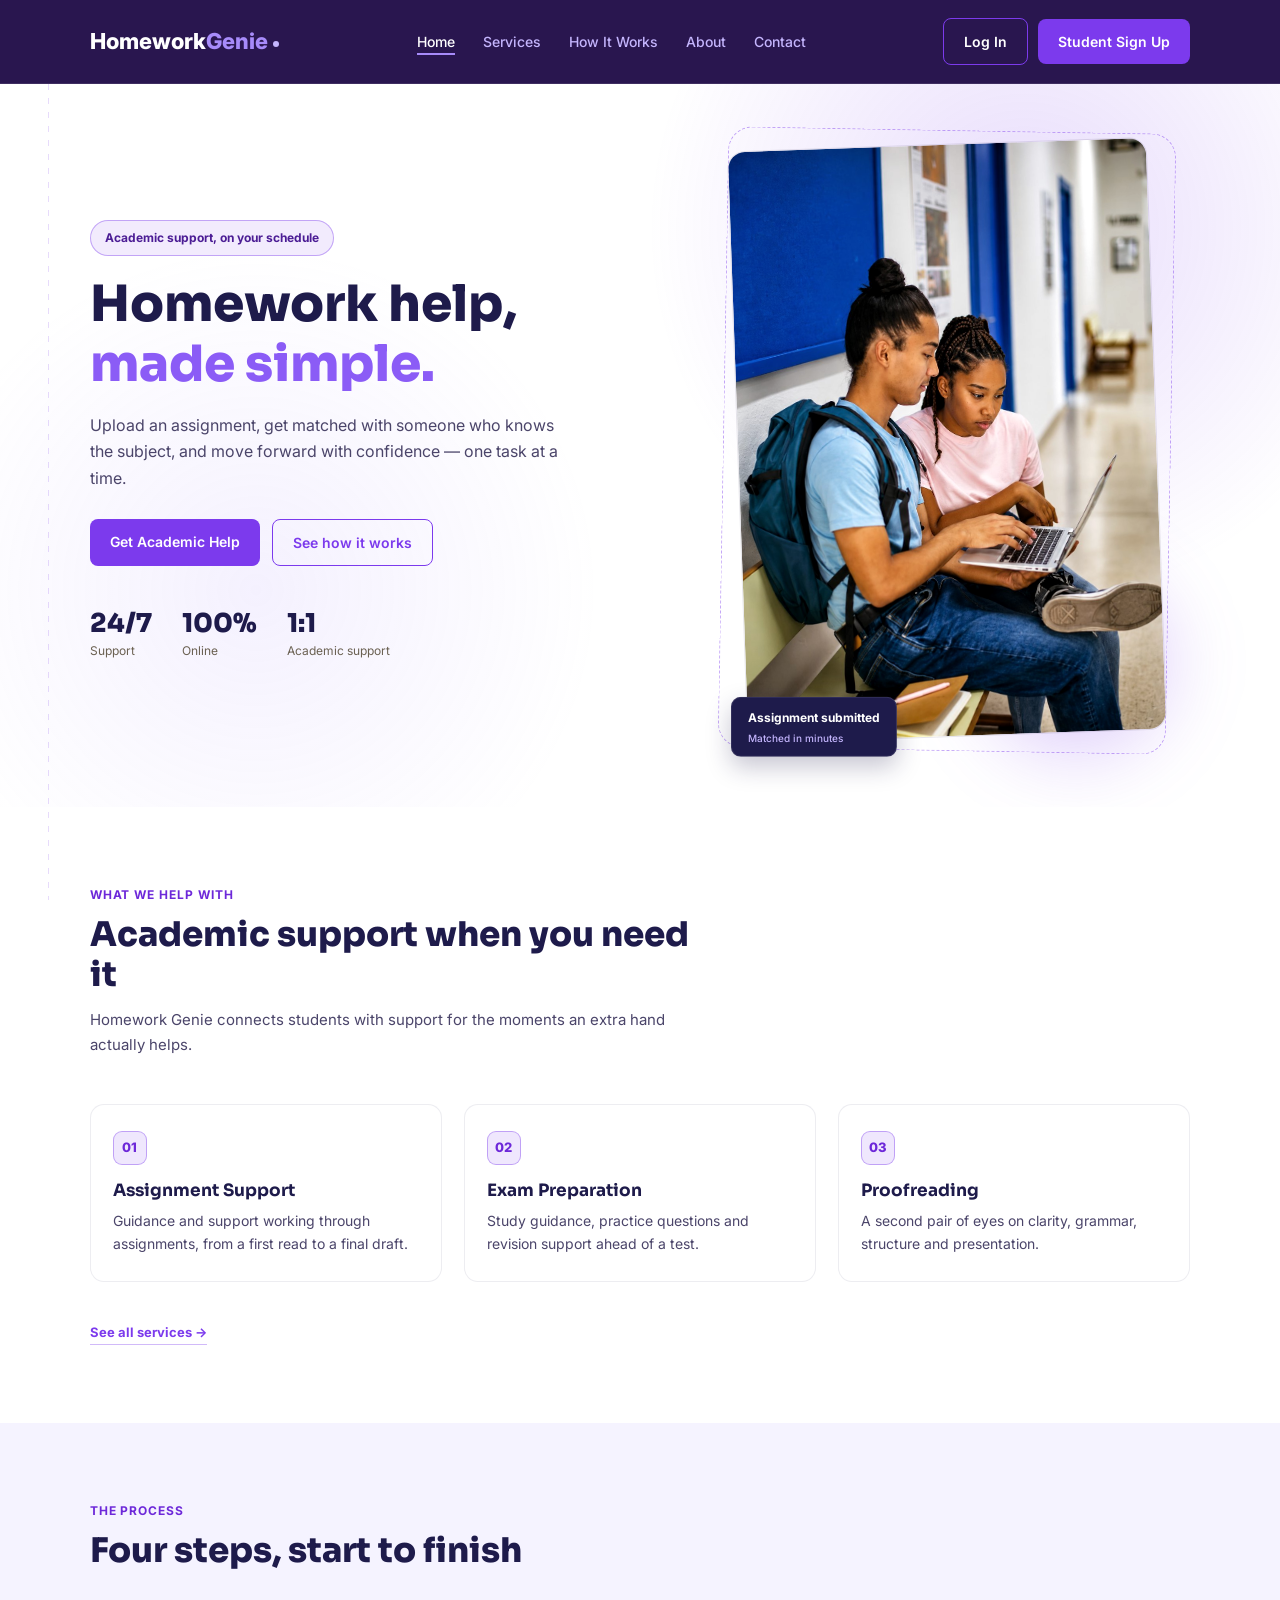
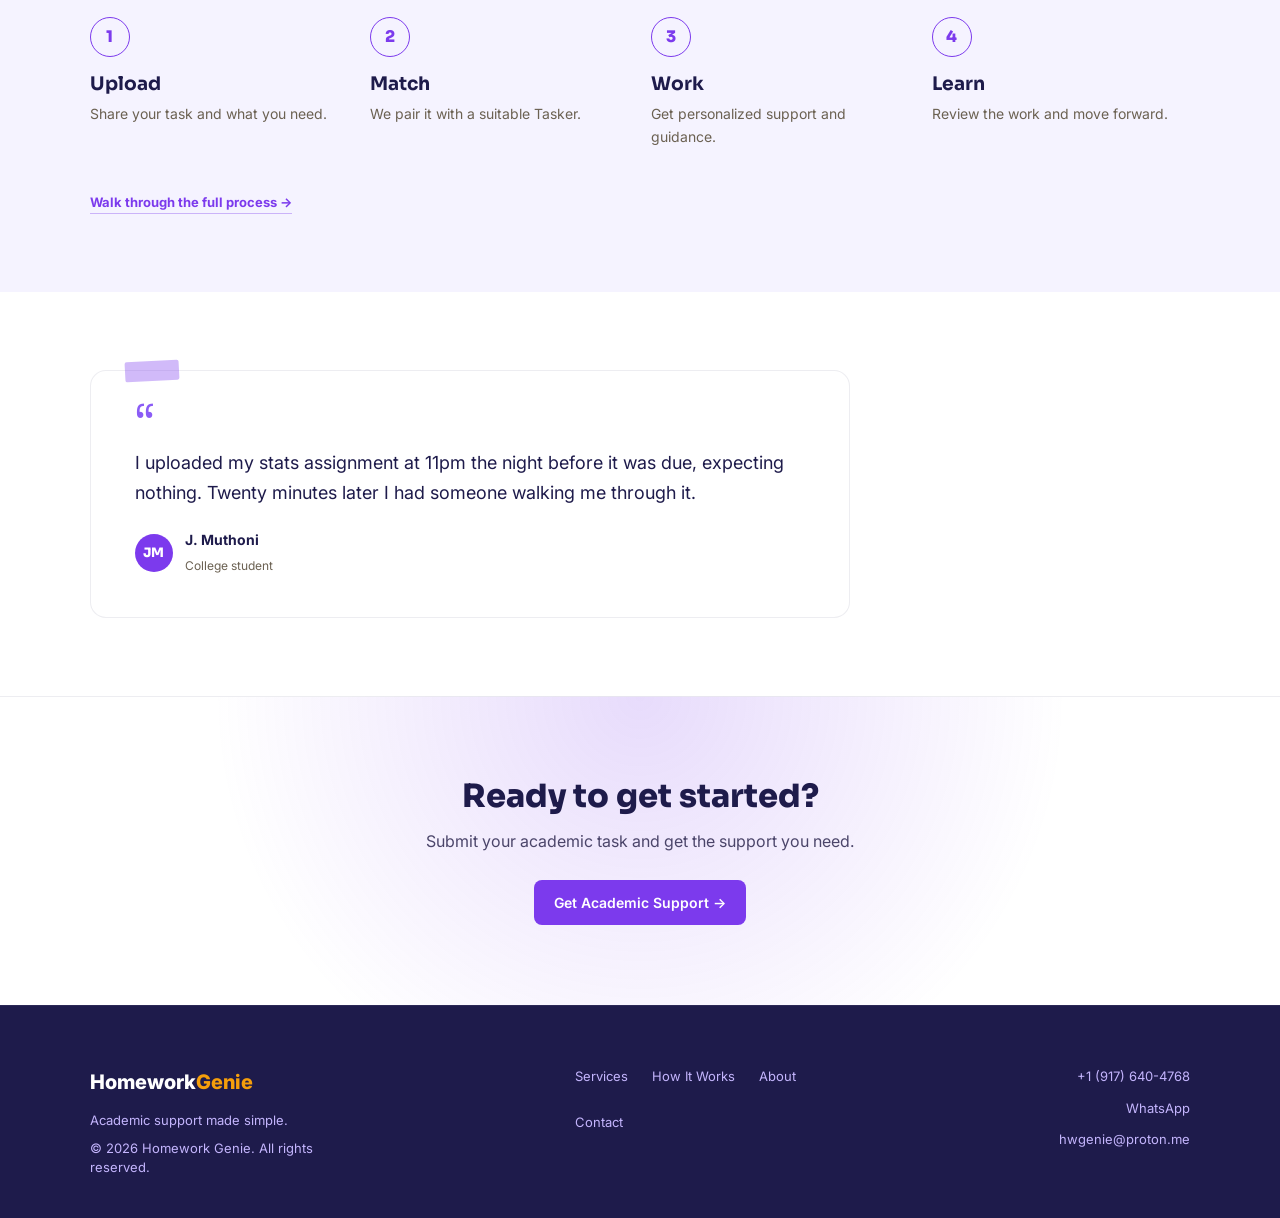
<file: index.html>
<!DOCTYPE html>
<html lang="en">
<head>
  <meta charset="UTF-8">
  <meta name="viewport" content="width=device-width, initial-scale=1.0">
  <title>Homework Genie | Academic Support Made Simple</title>
  <link rel="preconnect" href="https://fonts.googleapis.com">
  <link href="https://fonts.googleapis.com/css2?family=Sora:wght@600;700;800&family=Inter:wght@400;500;600;700&display=swap" rel="stylesheet">
  <link rel="stylesheet" href="style.css">
  <noscript><style>.reveal{opacity:1!important;transform:none!important;}</style></noscript>
</head>
<body>

<!-- Main navigation -->
<nav class="site-nav">
  <div class="brand">Homework<span class="brand-accent">Genie</span><span class="brand-dot"></span></div>
  <button class="nav-toggle" id="navToggle" aria-label="Menu"><span></span><span></span><span></span></button>
  <ul class="nav-links" id="navLinks">
    <li><a href="index.html" class="current">Home</a></li>
    <li><a href="services.html">Services</a></li>
    <li><a href="how-it-works.html">How It Works</a></li>
    <li><a href="about.html">About</a></li>
    <li><a href="contact.html">Contact</a></li>
    <li class="mobile-auth"><a href="#" class="btn btn-outline" onclick="openModal('login'); return false;">Log In</a></li>
    <li class="mobile-auth"><a href="#" class="btn btn-primary" onclick="openModal('student'); return false;">Student Sign Up</a></li>
  </ul>
  <div class="nav-actions">
    <a href="#" class="btn btn-outline" onclick="openModal('login'); return false;">Log In</a>
    <a href="#" class="btn btn-primary" onclick="openModal('student'); return false;">Student Sign Up</a>
  </div>
</nav>

<!-- Hero -->
<section class="hero">
  <div class="hero-content">
    <div class="badge">Academic support, on your schedule</div>
    <h1>Homework help,<br><span>made simple.</span></h1>
    <p class="intro">Upload an assignment, get matched with someone who knows the subject, and move forward with confidence — one task at a time.</p>
    <div class="hero-buttons">
      <a href="#" class="btn btn-primary" onclick="openModal('student'); return false;">Get Academic Help</a>
      <a href="how-it-works.html" class="btn btn-outline-onlight">See how it works</a>
    </div>
    <div class="stats">
      <div class="stat"><h3>24/7</h3><p>Support</p></div>
      <div class="stat"><h3>100%</h3><p>Online</p></div>
      <div class="stat"><h3>1:1</h3><p>Academic support</p></div>
    </div>
  </div>
  <div class="hero-visual">
    <div class="hero-photo-frame">
      <img src="assets/students-hero.jpg" alt="Two students reviewing an assignment together on a laptop">
      <div class="hero-photo-glow"></div>
      <div class="hero-tag">Assignment submitted<small>Matched in minutes</small></div>
    </div>
  </div>
</section>

<!-- Services preview -->
<section class="section">
  <div class="section-title">
    <div class="eyebrow">What we help with</div>
    <h2>Academic support when you need it</h2>
    <p>Homework Genie connects students with support for the moments an extra hand actually helps.</p>
  </div>
  <div class="grid-3">
    <div class="card reveal">
      <div class="badge-num">01</div>
      <h3>Assignment Support</h3>
      <p>Guidance and support working through assignments, from a first read to a final draft.</p>
    </div>
    <div class="card reveal">
      <div class="badge-num">02</div>
      <h3>Exam Preparation</h3>
      <p>Study guidance, practice questions and revision support ahead of a test.</p>
    </div>
    <div class="card reveal">
      <div class="badge-num">03</div>
      <h3>Proofreading</h3>
      <p>A second pair of eyes on clarity, grammar, structure and presentation.</p>
    </div>
  </div>
  <p style="margin-top:26px"><a href="services.html" class="card-link">See all services →</a></p>
</section>

<!-- Process preview -->
<section class="section alt">
  <div class="section-title">
    <div class="eyebrow">The process</div>
    <h2>Four steps, start to finish</h2>
  </div>
  <div class="steps-row">
    <div class="reveal"><div class="step-number">1</div><h3>Upload</h3><p style="color:#6b6152;font-size:14px;margin-top:6px">Share your task and what you need.</p></div>
    <div class="reveal"><div class="step-number">2</div><h3>Match</h3><p style="color:#6b6152;font-size:14px;margin-top:6px">We pair it with a suitable Tasker.</p></div>
    <div class="reveal"><div class="step-number">3</div><h3>Work</h3><p style="color:#6b6152;font-size:14px;margin-top:6px">Get personalized support and guidance.</p></div>
    <div class="reveal"><div class="step-number">4</div><h3>Learn</h3><p style="color:#6b6152;font-size:14px;margin-top:6px">Review the work and move forward.</p></div>
  </div>
  <p style="margin-top:30px"><a href="how-it-works.html" class="card-link">Walk through the full process →</a></p>
</section>

<!-- Testimonial -->
<section class="section">
  <div class="note-block reveal">
    <div class="mark">&ldquo;</div>
    <p class="quote">I uploaded my stats assignment at 11pm the night before it was due, expecting nothing. Twenty minutes later I had someone walking me through it.</p>
    <div class="note-signature">
      <div class="mono">JM</div>
      <div><strong>J. Muthoni</strong><small>College student</small></div>
    </div>
  </div>
</section>

<!-- CTA -->
<div class="cta">
  <h2>Ready to get started?</h2>
  <p>Submit your academic task and get the support you need.</p>
  <a href="#" class="btn btn-primary" onclick="openModal('student'); return false;">Get Academic Support →</a>
</div>

<!-- Student signup modal -->
<div class="modal" id="studentModal" onclick="closeOnBackdrop(event, 'studentModal')">
  <div class="modal-box">
    <button class="close-modal" onclick="closeModal('studentModal')">&times;</button>
    <h2>Create Student Account</h2>
    <p class="subtitle">Create your account first. You can upload assignments from your dashboard after signing up.</p>
    <form id="studentSignupForm">
      <div class="form-grid">
        <div class="form-group"><label>Full Name *</label><input type="text" name="name" required placeholder="Your full name"></div>
        <div class="form-group"><label>Phone Number *</label><input type="tel" name="phone" required placeholder="e.g. +254 700 000 000"></div>
        <div class="form-group full"><label>Gmail Address *</label><input type="email" name="email" required placeholder="yourname@gmail.com"></div>
        <div class="form-group"><label>Password *</label><div class="password-wrap"><input id="signupPassword" type="password" name="password" minlength="6" required placeholder="At least 6 characters"><button type="button" class="password-toggle" onclick="togglePassword('signupPassword',this)" aria-label="Show password">show</button></div></div>
        <div class="form-group"><label>Confirm Password *</label><div class="password-wrap"><input id="signupConfirmPassword" type="password" name="confirmPassword" minlength="6" required placeholder="Repeat password"><button type="button" class="password-toggle" onclick="togglePassword('signupConfirmPassword',this)" aria-label="Show password">show</button></div></div>
        <div class="form-group full"><label>Education Level *</label><select name="education" required><option value="">Select education level</option><option>High School</option><option>College</option></select></div>
      </div>
      <button type="submit" class="btn btn-primary form-submit">Create Student Account</button>
      <p class="form-note" style="text-align:center">Already have an account? <span class="auth-link" onclick="switchToLogin()">Log in</span></p>
      <div class="success-message" id="studentSuccess"></div>
    </form>
  </div>
</div>

<!-- Login modal -->
<div class="modal" id="loginModal" onclick="closeOnBackdrop(event, 'loginModal')">
  <div class="modal-box" style="max-width:480px">
    <button class="close-modal" onclick="closeModal('loginModal')">&times;</button>
    <h2>Welcome Back</h2>
    <p class="subtitle">Log in to your Homework Genie account.</p>
    <form id="loginForm">
      <div class="form-group" style="margin-bottom:15px"><label>Email *</label><input type="email" name="email" required placeholder="yourname@gmail.com"></div>
      <div class="form-group"><label>Password *</label><div class="password-wrap"><input id="loginPassword" type="password" name="password" required placeholder="Your password"><button type="button" class="password-toggle" onclick="togglePassword('loginPassword',this)" aria-label="Show password">show</button></div></div>
      <button type="submit" class="btn btn-primary form-submit">Log In</button>
      <div class="success-message" id="loginError" style="background:rgba(239,68,68,.1);border-color:rgba(239,68,68,.3);color:#fca5a5"></div>
      <p class="form-note" style="text-align:center">Don't have an account? <span class="auth-link" onclick="switchToStudent()">Create a Student Account</span></p>
    </form>
  </div>
</div>

<!-- Footer -->
<footer>
  <div>
    <div class="logo">Homework<span>Genie</span></div>
    <p>Academic support made simple.</p>
    <p>© 2026 Homework Genie. All rights reserved.</p>
  </div>
  <nav class="footer-nav">
    <a href="services.html">Services</a>
    <a href="how-it-works.html">How It Works</a>
    <a href="about.html">About</a>
    <a href="contact.html">Contact</a>
  </nav>
  <div class="footer-links">
    <a href="tel:+19176404768">+1 (917) 640-4768</a>
    <a href="https://wa.me/19176404768">WhatsApp</a>
    <a href="mailto:hwgenie@proton.me">hwgenie@proton.me</a>
  </div>
</footer>

<button id="backToTop" aria-label="Back to top">&uarr;</button>

<script src="script.js"></script>
</body>
</html>
</file>
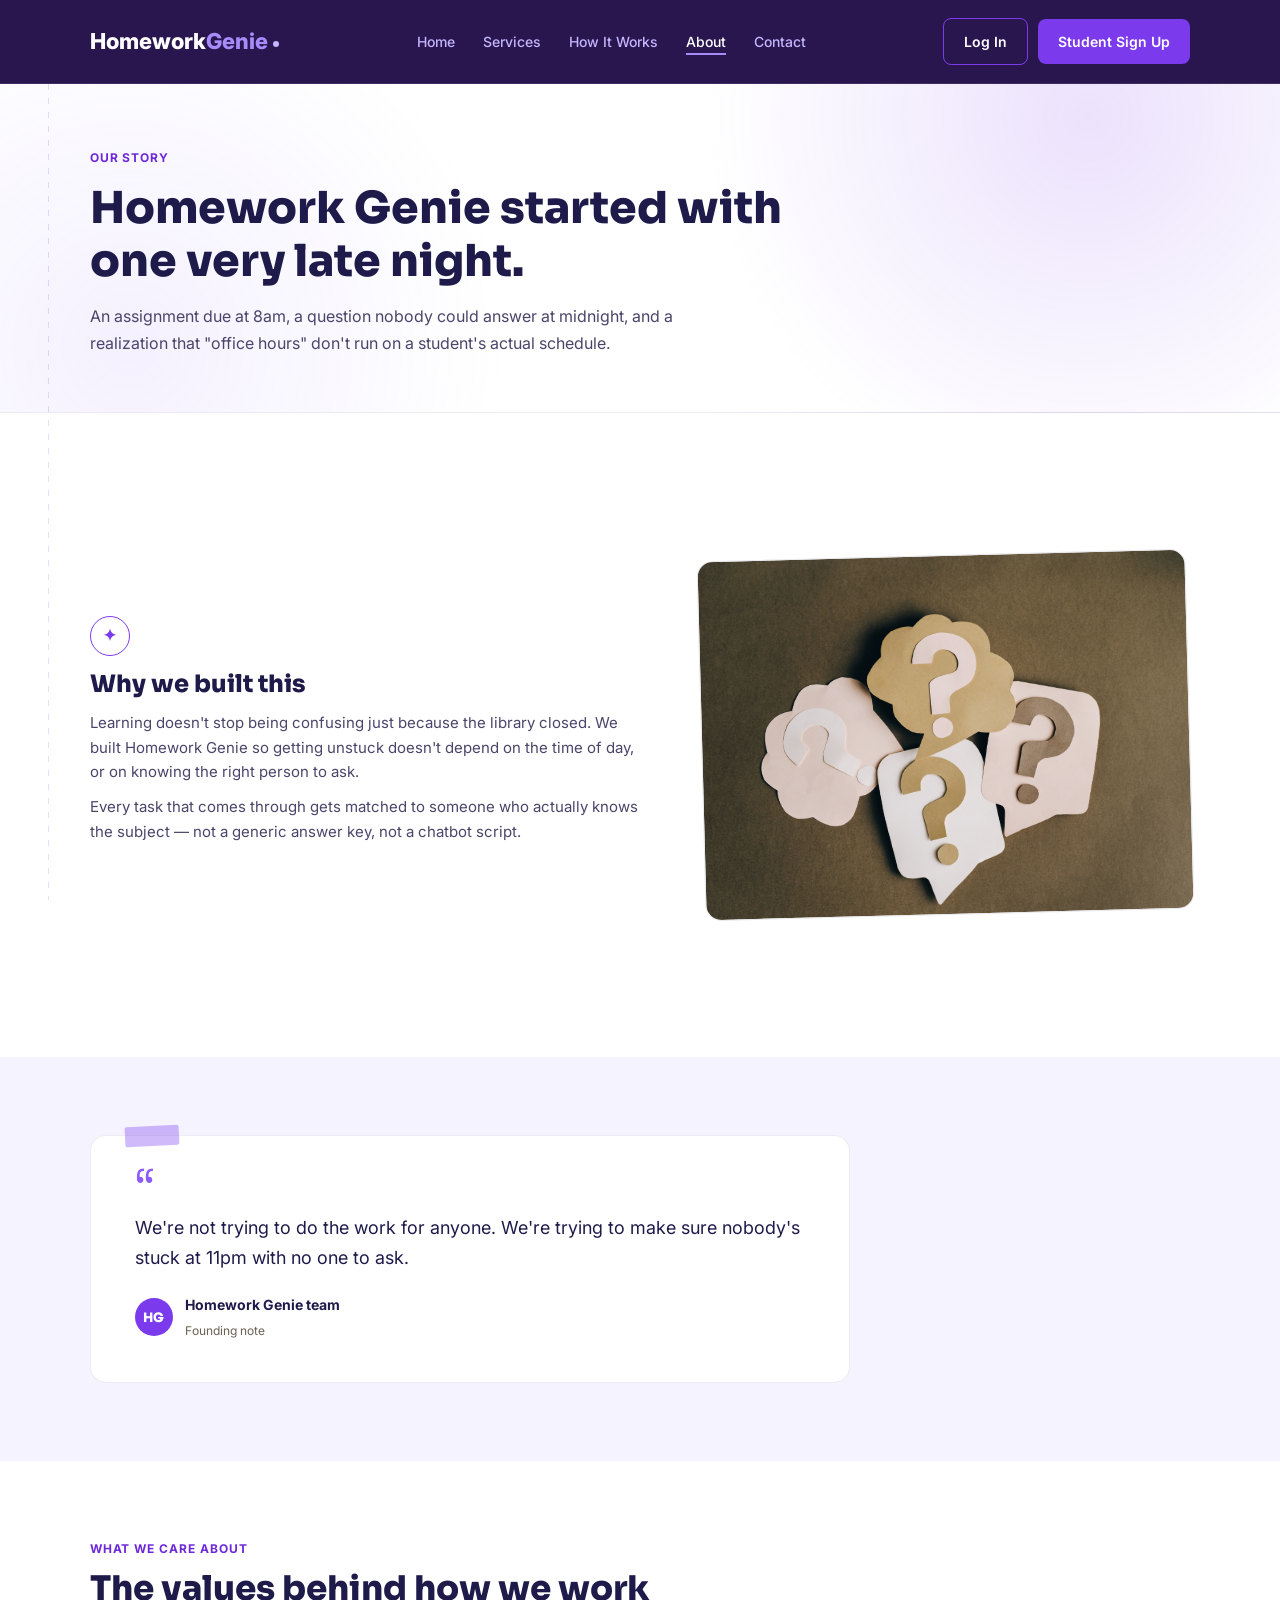
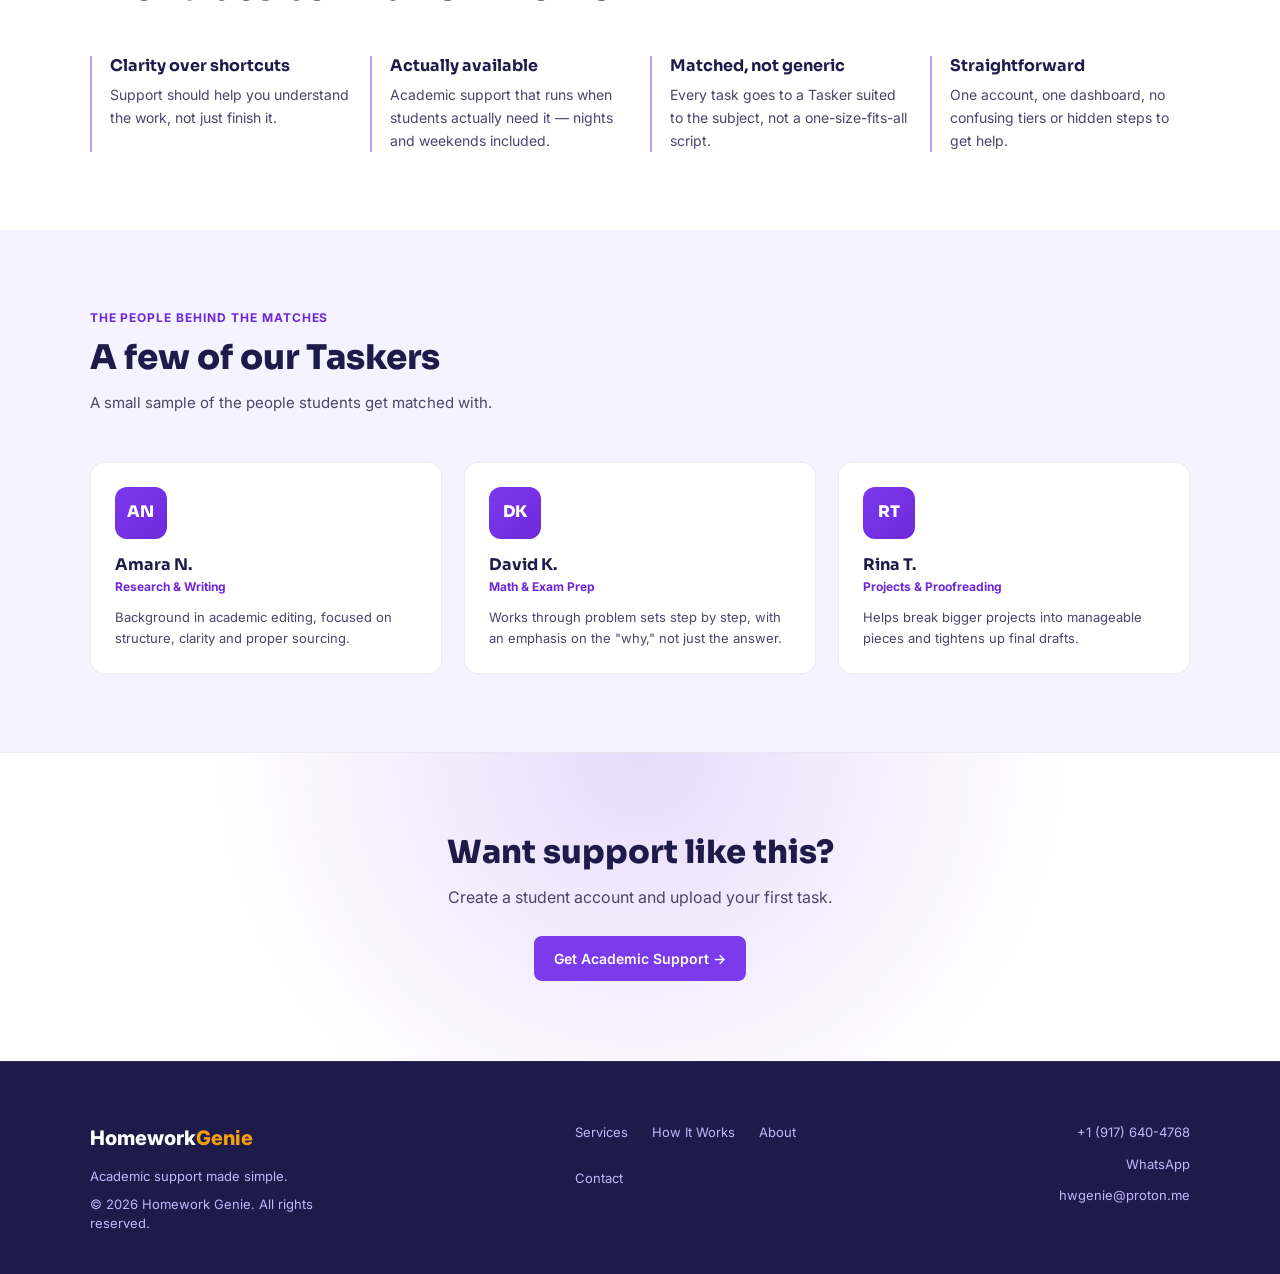
<file: about.html>
<!DOCTYPE html>
<html lang="en">
<head>
  <meta charset="UTF-8">
  <meta name="viewport" content="width=device-width, initial-scale=1.0">
  <title>About | Homework Genie</title>
  <link rel="preconnect" href="https://fonts.googleapis.com">
  <link href="https://fonts.googleapis.com/css2?family=Sora:wght@600;700;800&family=Inter:wght@400;500;600;700&display=swap" rel="stylesheet">
  <link rel="stylesheet" href="style.css">
  <noscript><style>.reveal{opacity:1!important;transform:none!important;}</style></noscript>
</head>
<body>

<!-- Main navigation -->
<nav class="site-nav">
  <div class="brand">Homework<span class="brand-accent">Genie</span><span class="brand-dot"></span></div>
  <button class="nav-toggle" id="navToggle" aria-label="Menu"><span></span><span></span><span></span></button>
  <ul class="nav-links" id="navLinks">
    <li><a href="index.html">Home</a></li>
    <li><a href="services.html">Services</a></li>
    <li><a href="how-it-works.html">How It Works</a></li>
    <li><a href="about.html" class="current">About</a></li>
    <li><a href="contact.html">Contact</a></li>
    <li class="mobile-auth"><a href="index.html?auth=login" class="btn btn-outline">Log In</a></li>
    <li class="mobile-auth"><a href="index.html?auth=student" class="btn btn-primary">Student Sign Up</a></li>
  </ul>
  <div class="nav-actions">
    <a href="index.html?auth=login" class="btn btn-outline">Log In</a>
    <a href="index.html?auth=student" class="btn btn-primary">Student Sign Up</a>
  </div>
</nav>

<!-- Page header -->
<section class="page-hero">
  <div class="crumb">Our story</div>
  <h1>Homework Genie started with one very late night.</h1>
  <p class="lead">An assignment due at 8am, a question nobody could answer at midnight, and a realization that "office hours" don't run on a student's actual schedule.</p>
</section>

<!-- Feature block -->
<section class="section">
  <div class="feature-block reveal">
    <div class="fb-text">
      <div class="step-number">✦</div>
      <h3>Why we built this</h3>
      <p>Learning doesn't stop being confusing just because the library closed. We built Homework Genie so getting unstuck doesn't depend on the time of day, or on knowing the right person to ask.</p>
      <p>Every task that comes through gets matched to someone who actually knows the subject — not a generic answer key, not a chatbot script.</p>
    </div>
    <div class="fb-visual">
      <img src="assets/why.jpg" alt="Students collaborating on schoolwork" style="height:360px;object-fit:cover;object-position:top center;">
    </div>
  </div>
</section>

<!-- Sticky note -->
<section class="section alt">
  <div class="note-block reveal">
    <div class="mark">&ldquo;</div>
    <p class="quote">We're not trying to do the work for anyone. We're trying to make sure nobody's stuck at 11pm with no one to ask.</p>
    <div class="note-signature">
      <div class="mono">HG</div>
      <div><strong>Homework Genie team</strong><small>Founding note</small></div>
    </div>
  </div>
</section>

<!-- Values grid -->
<section class="section">
  <div class="section-title">
    <div class="eyebrow">What we care about</div>
    <h2>The values behind how we work</h2>
  </div>
  <div class="grid-4">
    <div class="value-card reveal">
      <h3>Clarity over shortcuts</h3>
      <p>Support should help you understand the work, not just finish it.</p>
    </div>
    <div class="value-card reveal">
      <h3>Actually available</h3>
      <p>Academic support that runs when students actually need it — nights and weekends included.</p>
    </div>
    <div class="value-card reveal">
      <h3>Matched, not generic</h3>
      <p>Every task goes to a Tasker suited to the subject, not a one-size-fits-all script.</p>
    </div>
    <div class="value-card reveal">
      <h3>Straightforward</h3>
      <p>One account, one dashboard, no confusing tiers or hidden steps to get help.</p>
    </div>
  </div>
</section>

<!-- Person cards -->
<section class="section alt">
  <div class="section-title">
    <div class="eyebrow">The people behind the matches</div>
    <h2>A few of our Taskers</h2>
    <p>A small sample of the people students get matched with.</p>
  </div>
  <div class="grid-3">
    <div class="person-card reveal">
      <div class="mono-lg">AN</div>
      <h3>Amara N.</h3>
      <div class="role">Research &amp; Writing</div>
      <p>Background in academic editing, focused on structure, clarity and proper sourcing.</p>
    </div>
    <div class="person-card reveal">
      <div class="mono-lg">DK</div>
      <h3>David K.</h3>
      <div class="role">Math &amp; Exam Prep</div>
      <p>Works through problem sets step by step, with an emphasis on the "why," not just the answer.</p>
    </div>
    <div class="person-card reveal">
      <div class="mono-lg">RT</div>
      <h3>Rina T.</h3>
      <div class="role">Projects &amp; Proofreading</div>
      <p>Helps break bigger projects into manageable pieces and tightens up final drafts.</p>
    </div>
  </div>
</section>

<!-- CTA -->
<div class="cta">
  <h2>Want support like this?</h2>
  <p>Create a student account and upload your first task.</p>
  <a href="index.html?auth=student" class="btn btn-primary">Get Academic Support →</a>
</div>

<!-- Footer -->
<footer>
  <div>
    <div class="logo">Homework<span>Genie</span></div>
    <p>Academic support made simple.</p>
    <p>© 2026 Homework Genie. All rights reserved.</p>
  </div>
  <nav class="footer-nav">
    <a href="services.html">Services</a>
    <a href="how-it-works.html">How It Works</a>
    <a href="about.html">About</a>
    <a href="contact.html">Contact</a>
  </nav>
  <div class="footer-links">
    <a href="tel:+19176404768">+1 (917) 640-4768</a>
    <a href="https://wa.me/19176404768">WhatsApp</a>
    <a href="mailto:hwgenie@proton.me">hwgenie@proton.me</a>
  </div>
</footer>

<button id="backToTop" aria-label="Back to top">&uarr;</button>
<script src="script.js"></script>
</body>
</html>
</file>
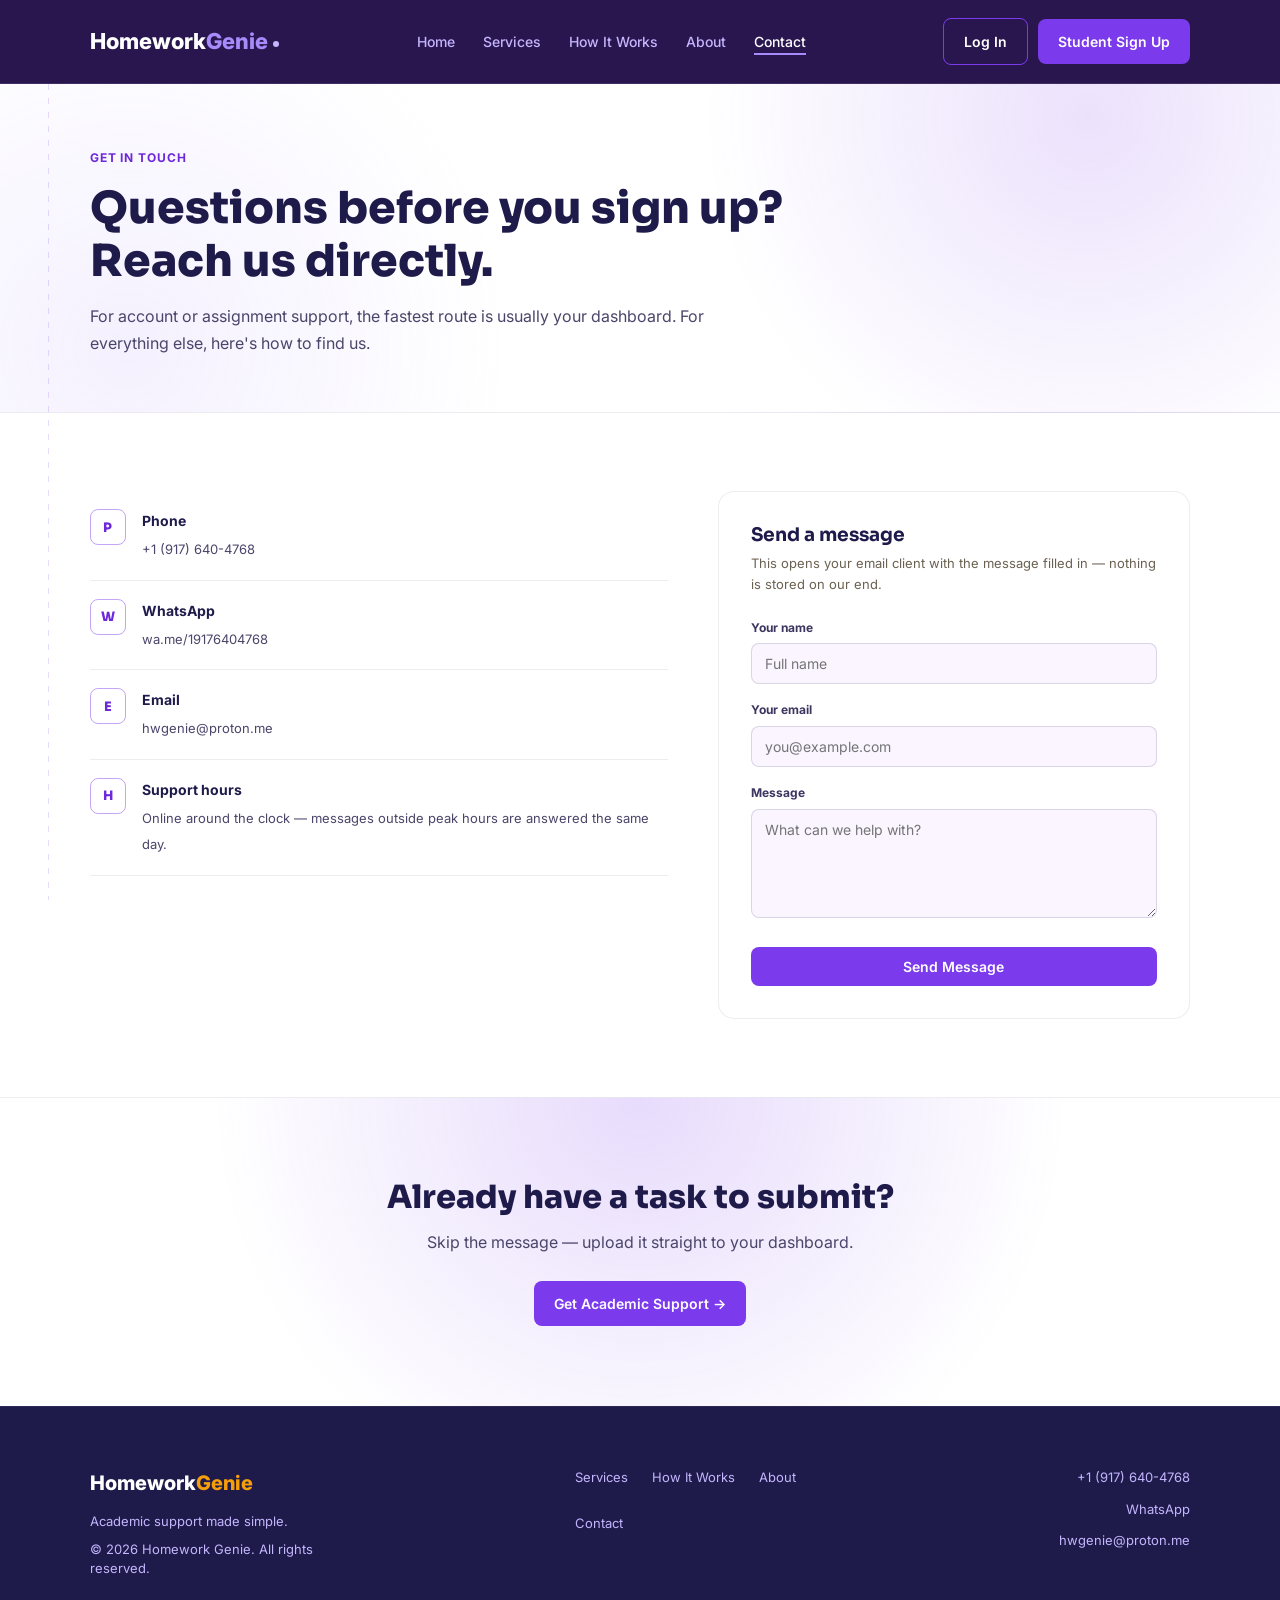
<file: contact.html>
<!DOCTYPE html>
<html lang="en">
<head>
  <meta charset="UTF-8">
  <meta name="viewport" content="width=device-width, initial-scale=1.0">
  <title>Contact | Homework Genie</title>
  <link rel="preconnect" href="https://fonts.googleapis.com">
  <link href="https://fonts.googleapis.com/css2?family=Sora:wght@600;700;800&family=Inter:wght@400;500;600;700&display=swap" rel="stylesheet">
  <link rel="stylesheet" href="style.css">
  <noscript><style>.reveal{opacity:1!important;transform:none!important;}</style></noscript>
</head>
<body>

<!-- Main navigation -->
<nav class="site-nav">
  <div class="brand">Homework<span class="brand-accent">Genie</span><span class="brand-dot"></span></div>
  <button class="nav-toggle" id="navToggle" aria-label="Menu"><span></span><span></span><span></span></button>
  <ul class="nav-links" id="navLinks">
    <li><a href="index.html">Home</a></li>
    <li><a href="services.html">Services</a></li>
    <li><a href="how-it-works.html">How It Works</a></li>
    <li><a href="about.html">About</a></li>
    <li><a href="contact.html" class="current">Contact</a></li>
    <li class="mobile-auth"><a href="index.html?auth=login" class="btn btn-outline">Log In</a></li>
    <li class="mobile-auth"><a href="index.html?auth=student" class="btn btn-primary">Student Sign Up</a></li>
  </ul>
  <div class="nav-actions">
    <a href="index.html?auth=login" class="btn btn-outline">Log In</a>
    <a href="index.html?auth=student" class="btn btn-primary">Student Sign Up</a>
  </div>
</nav>

<!-- Page header -->
<section class="page-hero">
  <div class="crumb">Get in touch</div>
  <h1>Questions before you sign up? Reach us directly.</h1>
  <p class="lead">For account or assignment support, the fastest route is usually your dashboard. For everything else, here's how to find us.</p>
</section>

<!-- Contact cards -->
<section class="section">
  <div class="contact-grid">
    <div>
      <div class="contact-card reveal">
        <div class="cc-icon">P</div>
        <div><strong>Phone</strong><a href="tel:+19176404768">+1 (917) 640-4768</a></div>
      </div>
      <div class="contact-card reveal">
        <div class="cc-icon">W</div>
        <div><strong>WhatsApp</strong><a href="https://wa.me/19176404768">wa.me/19176404768</a></div>
      </div>
      <div class="contact-card reveal">
        <div class="cc-icon">E</div>
        <div><strong>Email</strong><a href="mailto:hwgenie@proton.me">hwgenie@proton.me</a></div>
      </div>
      <div class="contact-card reveal">
        <div class="cc-icon">H</div>
        <div><strong>Support hours</strong><span>Online around the clock — messages outside peak hours are answered the same day.</span></div>
      </div>
    </div>

    <div class="form-panel reveal">
      <h3 style="margin-bottom:6px">Send a message</h3>
      <p style="font-size:13px;color:#6b6152;margin-bottom:22px">This opens your email client with the message filled in — nothing is stored on our end.</p>
      <form id="contactForm">
        <div class="form-group"><label>Your name</label><input type="text" id="cName" required placeholder="Full name"></div>
        <div class="form-group"><label>Your email</label><input type="email" id="cEmail" required placeholder="you@example.com"></div>
        <div class="form-group"><label>Message</label><textarea id="cMessage" rows="5" required placeholder="What can we help with?"></textarea></div>
        <button type="submit" class="btn btn-primary form-submit">Send Message</button>
      </form>
    </div>
  </div>
</section>

<!-- CTA -->
<div class="cta">
  <h2>Already have a task to submit?</h2>
  <p>Skip the message — upload it straight to your dashboard.</p>
  <a href="index.html?auth=student" class="btn btn-primary">Get Academic Support →</a>
</div>

<!-- Footer -->
<footer>
  <div>
    <div class="logo">Homework<span>Genie</span></div>
    <p>Academic support made simple.</p>
    <p>© 2026 Homework Genie. All rights reserved.</p>
  </div>
  <nav class="footer-nav">
    <a href="services.html">Services</a>
    <a href="how-it-works.html">How It Works</a>
    <a href="about.html">About</a>
    <a href="contact.html">Contact</a>
  </nav>
  <div class="footer-links">
    <a href="tel:+19176404768">+1 (917) 640-4768</a>
    <a href="https://wa.me/19176404768">WhatsApp</a>
    <a href="mailto:hwgenie@proton.me">hwgenie@proton.me</a>
  </div>
</footer>

<button id="backToTop" aria-label="Back to top">&uarr;</button>
<script src="script.js"></script>
<script>
  // Contact form handler - opens user's email client with prefilled message
  document.getElementById('contactForm').addEventListener('submit', function(e){
    e.preventDefault();
    var name = document.getElementById('cName').value;
    var email = document.getElementById('cEmail').value;
    var message = document.getElementById('cMessage').value;
    var subject = encodeURIComponent('Message from ' + name);
    var body = encodeURIComponent(message + '\n\n— ' + name + ' (' + email + ')');
    window.location.href = 'mailto:hwgenie@proton.me?subject=' + subject + '&body=' + body;
  });
</script>
</body>
</html>
</file>
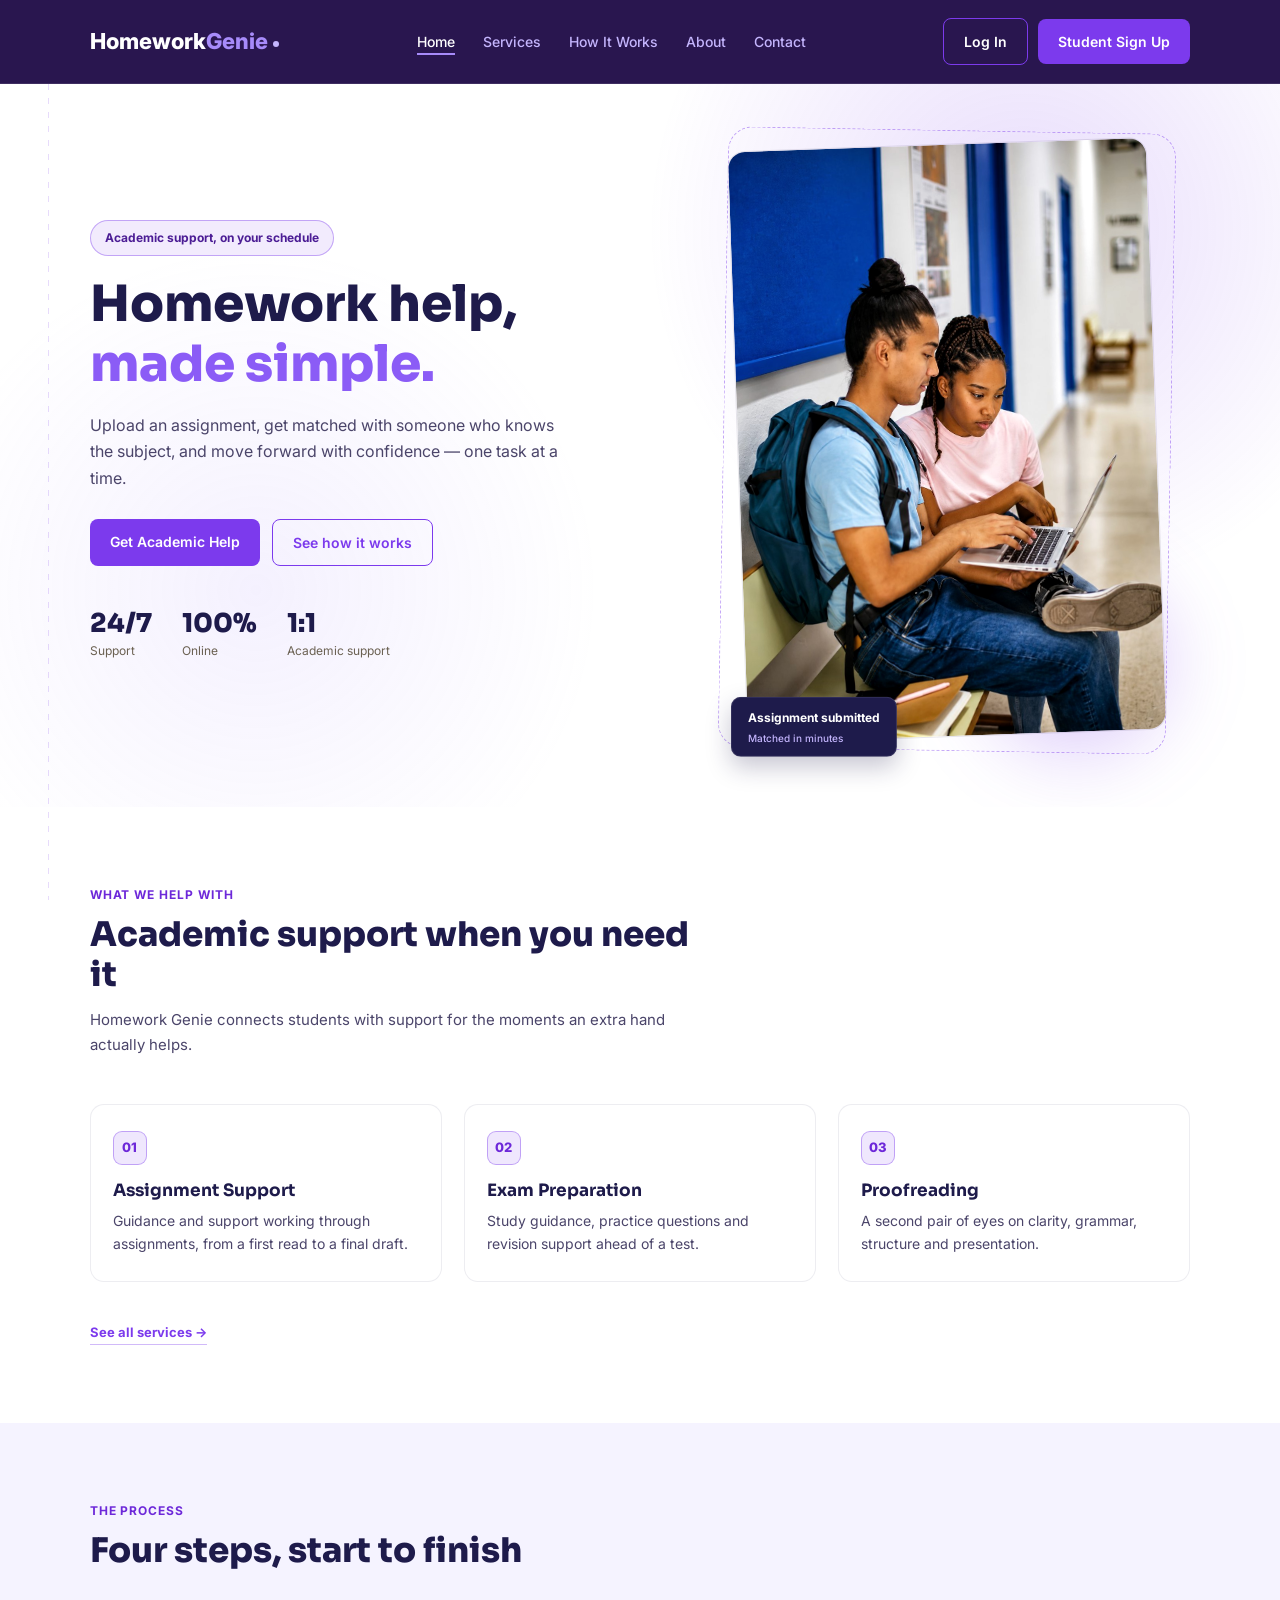
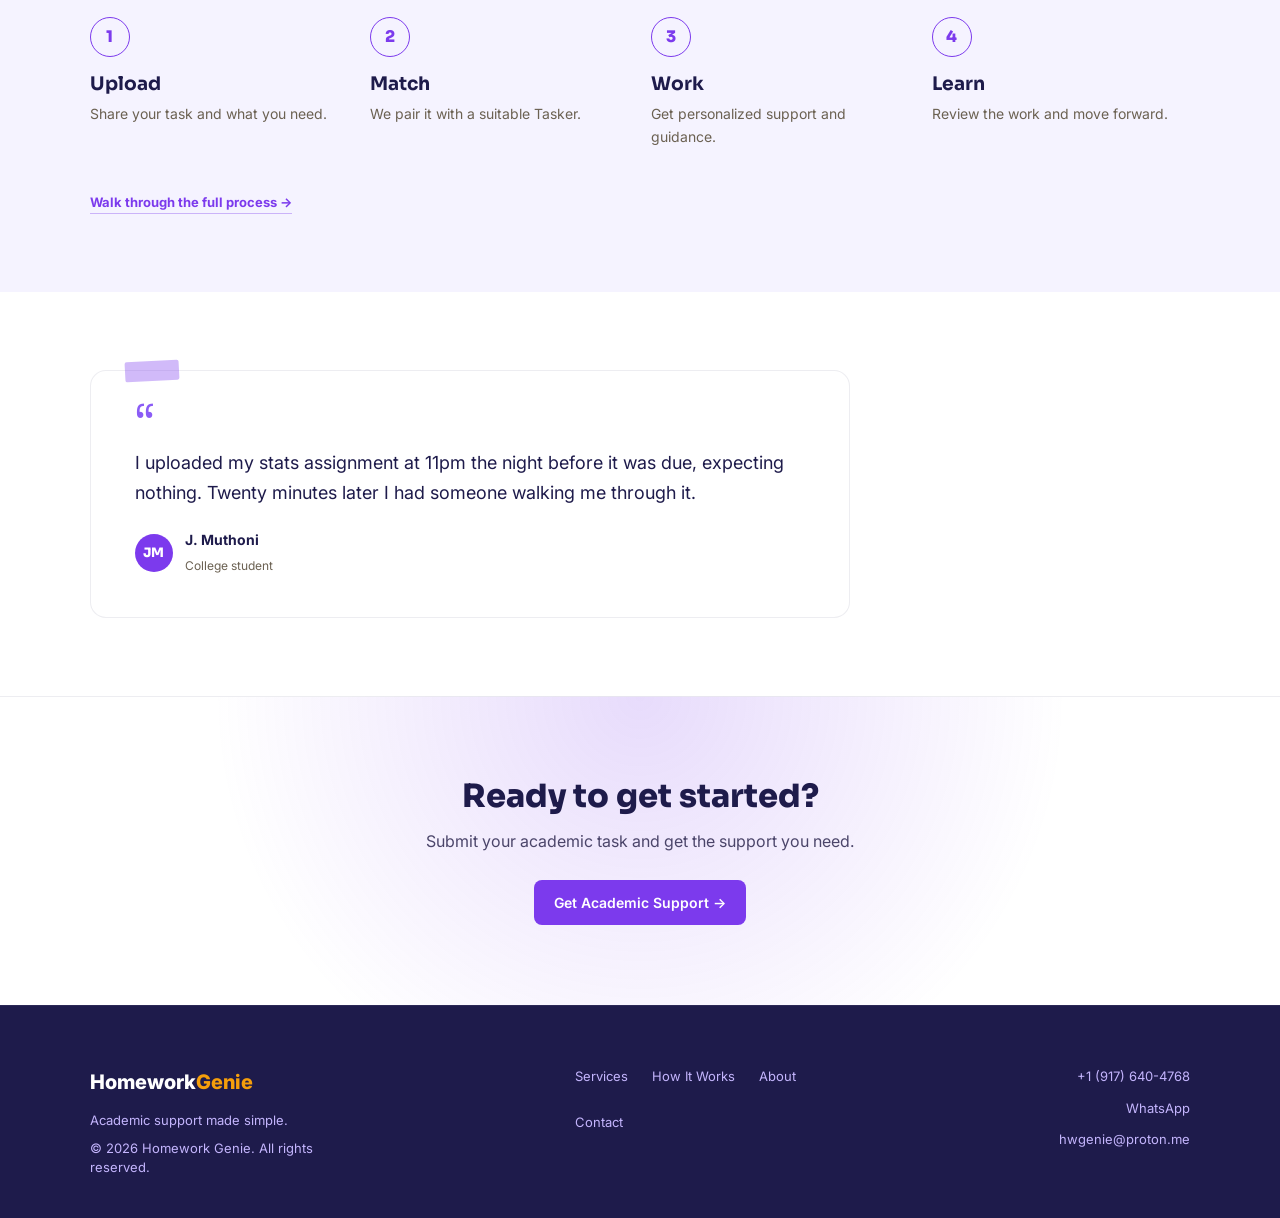
<file: dashboard.html>
<!DOCTYPE html>
<html lang="en">
<head>
  <meta charset="UTF-8">
  <meta name="viewport" content="width=device-width, initial-scale=1.0">
  <title>Dashboard | Homework Genie</title>
  <link rel="preconnect" href="https://fonts.googleapis.com">
  <link href="https://fonts.googleapis.com/css2?family=Sora:wght@600;700;800&family=Inter:wght@400;500;600;700&display=swap" rel="stylesheet">
  <link rel="stylesheet" href="style.css">
  <noscript><style>.reveal{opacity:1!important;transform:none!important;}</style></noscript>
</head>
<body>

<!-- Dashboard shell -->
<div class="dashboard" id="dashboard">
  <div class="dashboard-shell">
    <aside class="dash-sidebar">
      <div class="brand">Homework<span class="brand-accent">Genie</span><span class="brand-dot"></span></div>
      <div class="side-label">Workspace</div>
      <div class="side-nav" id="studentSideNav">
        <button class="active" onclick="switchDashView('studentOverview',this)"><span>Overview</span></button>
        <button onclick="switchDashView('studentAssignments',this)"><span class="side-text">My Assignments</span></button>
        <button onclick="openAssignment()"><span class="side-text">+ New Assignment</span></button>
        <button onclick="switchDashView('studentProfileView',this)"><span class="side-text">My Profile</span></button>
      </div>
      <div class="sidebar-bottom">
        <div class="profile-mini"><div class="avatar" id="sideAvatar">HG</div><div class="side-text"><strong id="sideName">User</strong><small id="sideRole">Account</small></div></div>
        <button class="btn logout-dashboard" onclick="logout()"><span class="side-text">Log Out</span></button>
      </div>
    </aside>
    <div class="dash-content">
      <header class="dash-topbar">
        <div><h2 id="topbarTitle">Dashboard</h2><p id="topbarSubtitle">Your academic workspace</p></div>
        <div class="topbar-user"><span id="topbarUserName" style="font-size:12px;font-weight:700;color:#4b4351"></span><div class="avatar" id="topAvatar">HG</div></div>
      </header>
      <main class="dash-main">
        <section id="studentDashboard" class="hidden">
          <!-- Overview -->
          <div id="studentOverview" class="dash-view active">
            <div class="dash-hero"><div><div class="eyebrow">STUDENT WORKSPACE</div><h1 id="studentWelcome">Welcome!</h1><p>Stay on top of your assignments and get the academic support you need.</p></div><button class="btn btn-primary primary-action" onclick="openAssignment()">+ Submit Assignment</button></div>
            <div class="stat-grid">
              <div class="dash-stat"><div class="stat-head"><span>Total Assignments</span></div><div class="number" id="studentTotalCount">0</div><small>All submissions</small></div>
              <div class="dash-stat"><div class="stat-head"><span>Pending</span></div><div class="number" id="studentPendingCount">0</div><small>Waiting for a Tasker</small></div>
              <div class="dash-stat"><div class="stat-head"><span>In Progress</span></div><div class="number" id="studentProgressCount">0</div><small>Currently being worked on</small></div>
              <div class="dash-stat"><div class="stat-head"><span>Completed</span></div><div class="number" id="studentCompletedCount">0</div><small>Finished assignments</small></div>
            </div>
            <div class="dashboard-grid">
              <div class="panel"><div class="panel-head"><div><h3>Recent Assignments</h3><p>Your latest submissions</p></div><button class="toolbar-chip" onclick="switchDashView('studentAssignments',null)">View all</button></div><div id="studentRecentList"></div></div>
              <div class="panel profile-panel"><div class="profile-cover"></div><div class="profile-body"><div class="profile-large"><div class="avatar" id="studentProfileAvatar">HG</div><div><strong id="studentProfileName">Student</strong><small id="studentProfileEducation">Education</small></div></div><div class="profile-details"><div class="detail-row"><span>Email</span><span id="studentProfileEmail">—</span></div><div class="detail-row"><span>Phone</span><span id="studentProfilePhone">—</span></div><div class="detail-row"><span>Education</span><span id="studentProfileLevel">—</span></div></div><button type="button" class="btn profile-edit-btn" onclick="openProfileEdit(); return false;">Edit Profile</button></div></div>
            </div>
            <div class="panel" style="margin-top:20px"><div class="panel-head"><div><h3>Quick Actions</h3><p>Get things done faster</p></div></div><div class="panel-body"><div class="quick-grid"><button class="quick-card" onclick="openAssignment()"><strong>Submit an Assignment</strong><span>Upload a file and describe the help you need.</span></button><button class="quick-card" onclick="switchDashView('studentAssignments',null)"><strong>Track My Assignments</strong><span>See pending, active and completed work.</span></button></div></div></div>
          </div>
          <!-- Assignments -->
          <div id="studentAssignments" class="dash-view"><div class="dash-hero"><div><div class="eyebrow">MY WORK</div><h1>My Assignments</h1><p>Track everything you have submitted to Homework Genie.</p></div><button class="btn btn-primary primary-action" onclick="openAssignment()">+ New Assignment</button></div><div class="panel"><div class="panel-head"><div><h3>Assignment History</h3><p>Newest submissions appear first</p></div></div><div id="assignmentList"></div></div></div>
          <!-- Profile -->
          <div id="studentProfileView" class="dash-view"><div class="dash-hero"><div><div class="eyebrow">ACCOUNT</div><h1>My Profile</h1><p>View your account information.</p></div></div><div class="panel profile-panel"><div class="profile-cover"></div><div class="profile-body"><div class="profile-large"><div class="avatar" id="studentProfileAvatar2">HG</div><div><strong id="studentProfileName2">Student</strong><small id="studentProfileEducation2">Education</small></div></div><div class="profile-details"><div class="detail-row"><span>Full name</span><span id="studentProfileNameDetail">—</span></div><div class="detail-row"><span>Email</span><span id="studentProfileEmail2">—</span></div><div class="detail-row"><span>Phone</span><span id="studentProfilePhone2">—</span></div><div class="detail-row"><span>Education level</span><span id="studentProfileLevel2">—</span></div></div><button type="button" class="btn profile-edit-btn" onclick="openProfileEdit(); return false;">Edit Profile</button></div></div></div>
        </section>
      </main>
    </div>
  </div>
</div>

<!-- Profile edit modal -->
<div class="modal" id="profileEditModal" style="z-index:10001;" onclick="closeOnBackdrop(event, 'profileEditModal')">
  <div class="modal-box" style="max-width:560px">
    <button class="close-modal" onclick="closeModal('profileEditModal')">&times;</button>
    <h2>Edit Your Profile</h2>
    <p class="subtitle">Update the information connected to your Homework Genie account.</p>
    <form id="profileEditForm">
      <div class="form-grid">
        <div class="form-group full"><label>Full Name *</label><input type="text" id="editName" name="name" required></div>
        <div class="form-group"><label>Phone Number *</label><input type="tel" id="editPhone" name="phone" required></div>
        <div class="form-group"><label>Education Level *</label><select id="editEducation" name="education" required><option>High School</option><option>College</option></select></div>
        <div class="form-group full"><label>Gmail Address</label><input type="email" id="editEmail" name="email" disabled></div>
      </div>
      <button type="submit" class="btn btn-primary form-submit">Save Changes</button>
      <div class="success-message" id="profileEditSuccess"></div>
    </form>
  </div>
</div>

<!-- Assignment modal -->
<div class="modal" id="assignmentModal" onclick="closeOnBackdrop(event, 'assignmentModal')">
  <div class="modal-box">
    <button class="close-modal" onclick="closeModal('assignmentModal')">&times;</button>
    <h2>Submit an Assignment</h2><p class="subtitle">Upload your task after creating your student account.</p>
    <form id="assignmentForm">
      <div class="form-group" style="margin-bottom:15px"><label>Assignment File *</label><input type="file" id="assignmentFile" required accept=".pdf,.doc,.docx,.ppt,.pptx,.xls,.xlsx,.txt,.zip"></div>
      <div class="form-note" style="margin:-5px 0 15px">Maximum recommended size: 20 MB. Your file is stored locally until the backend is connected.</div>
      <div class="form-group"><label>Assignment Details *</label><textarea id="assignmentDetails" rows="5" required placeholder="Subject, instructions, deadline and the kind of support you need..."></textarea></div>
      <button type="submit" class="btn btn-primary form-submit" id="assignmentSubmitBtn">Submit Assignment</button>
      <div class="success-message" id="assignmentSuccess"></div>
    </form>
  </div>
</div>

<script src="script.js"></script>
</body>
</html>
</file>
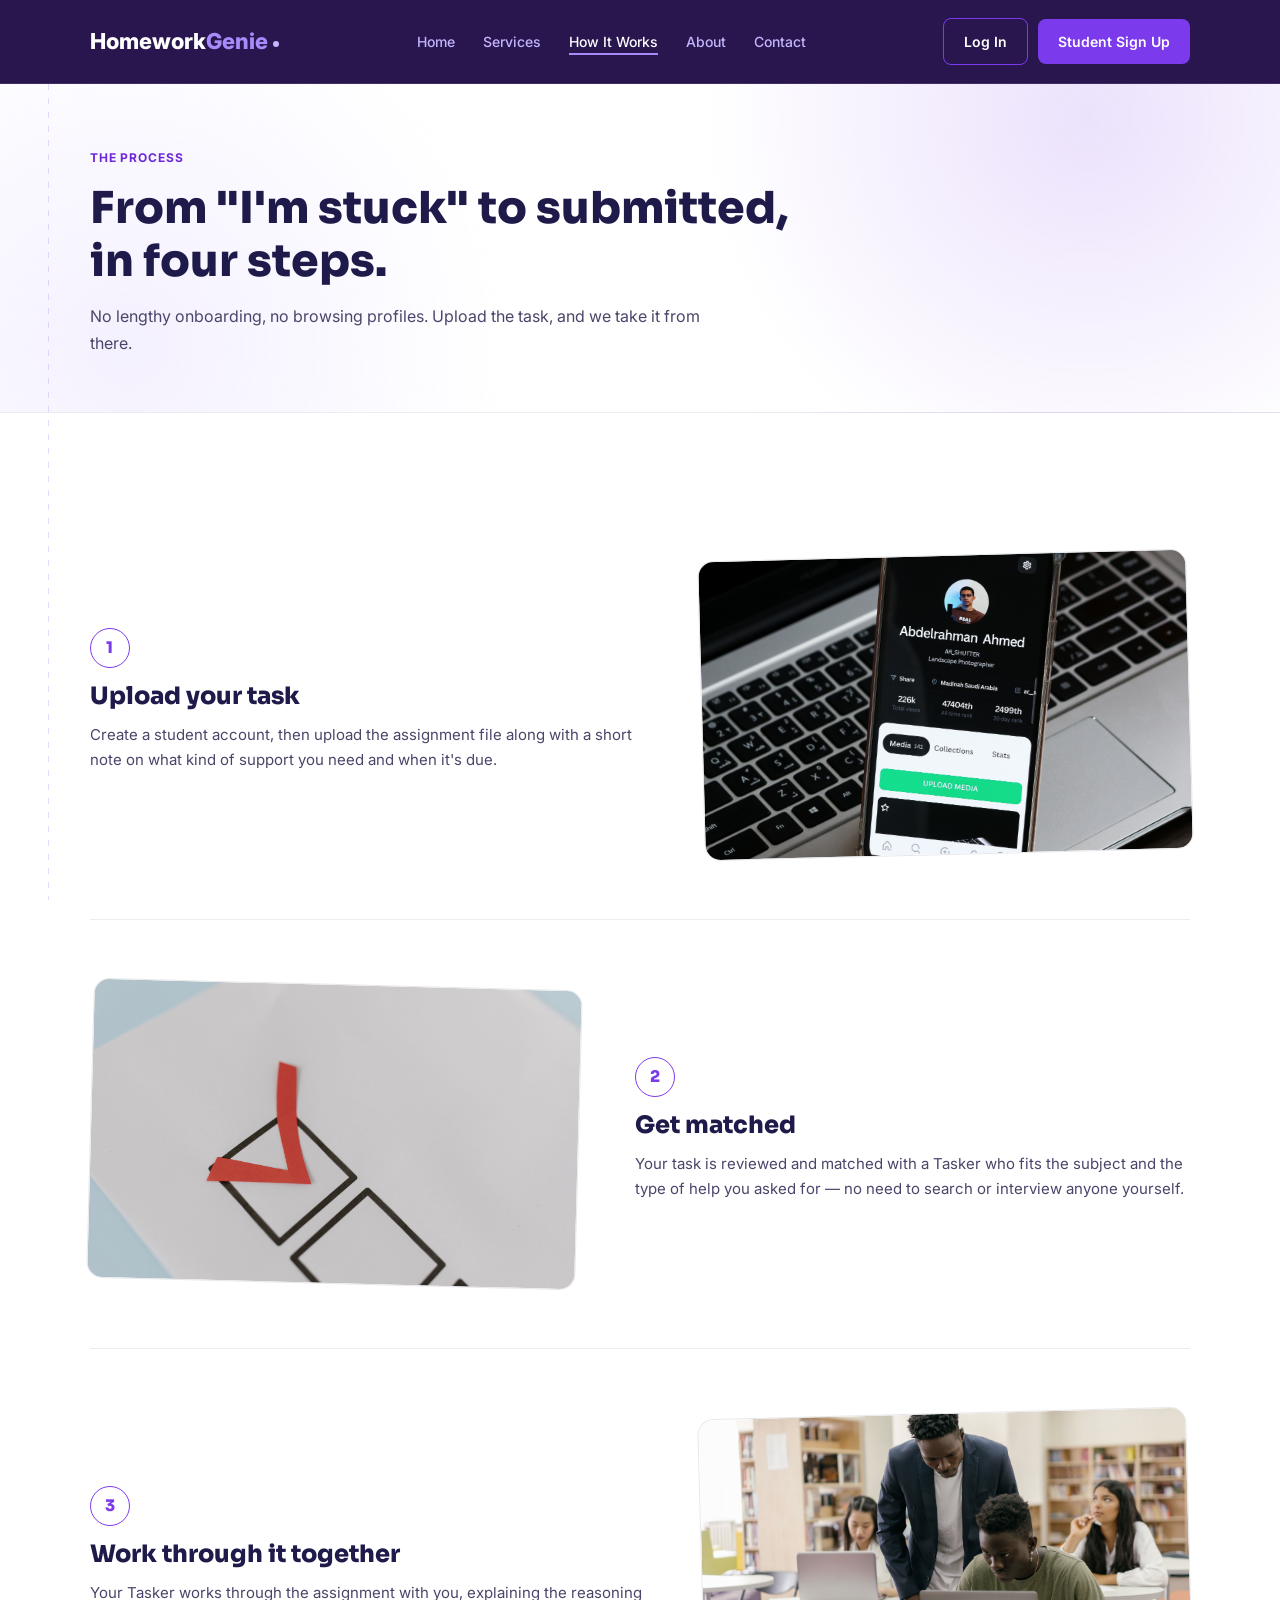
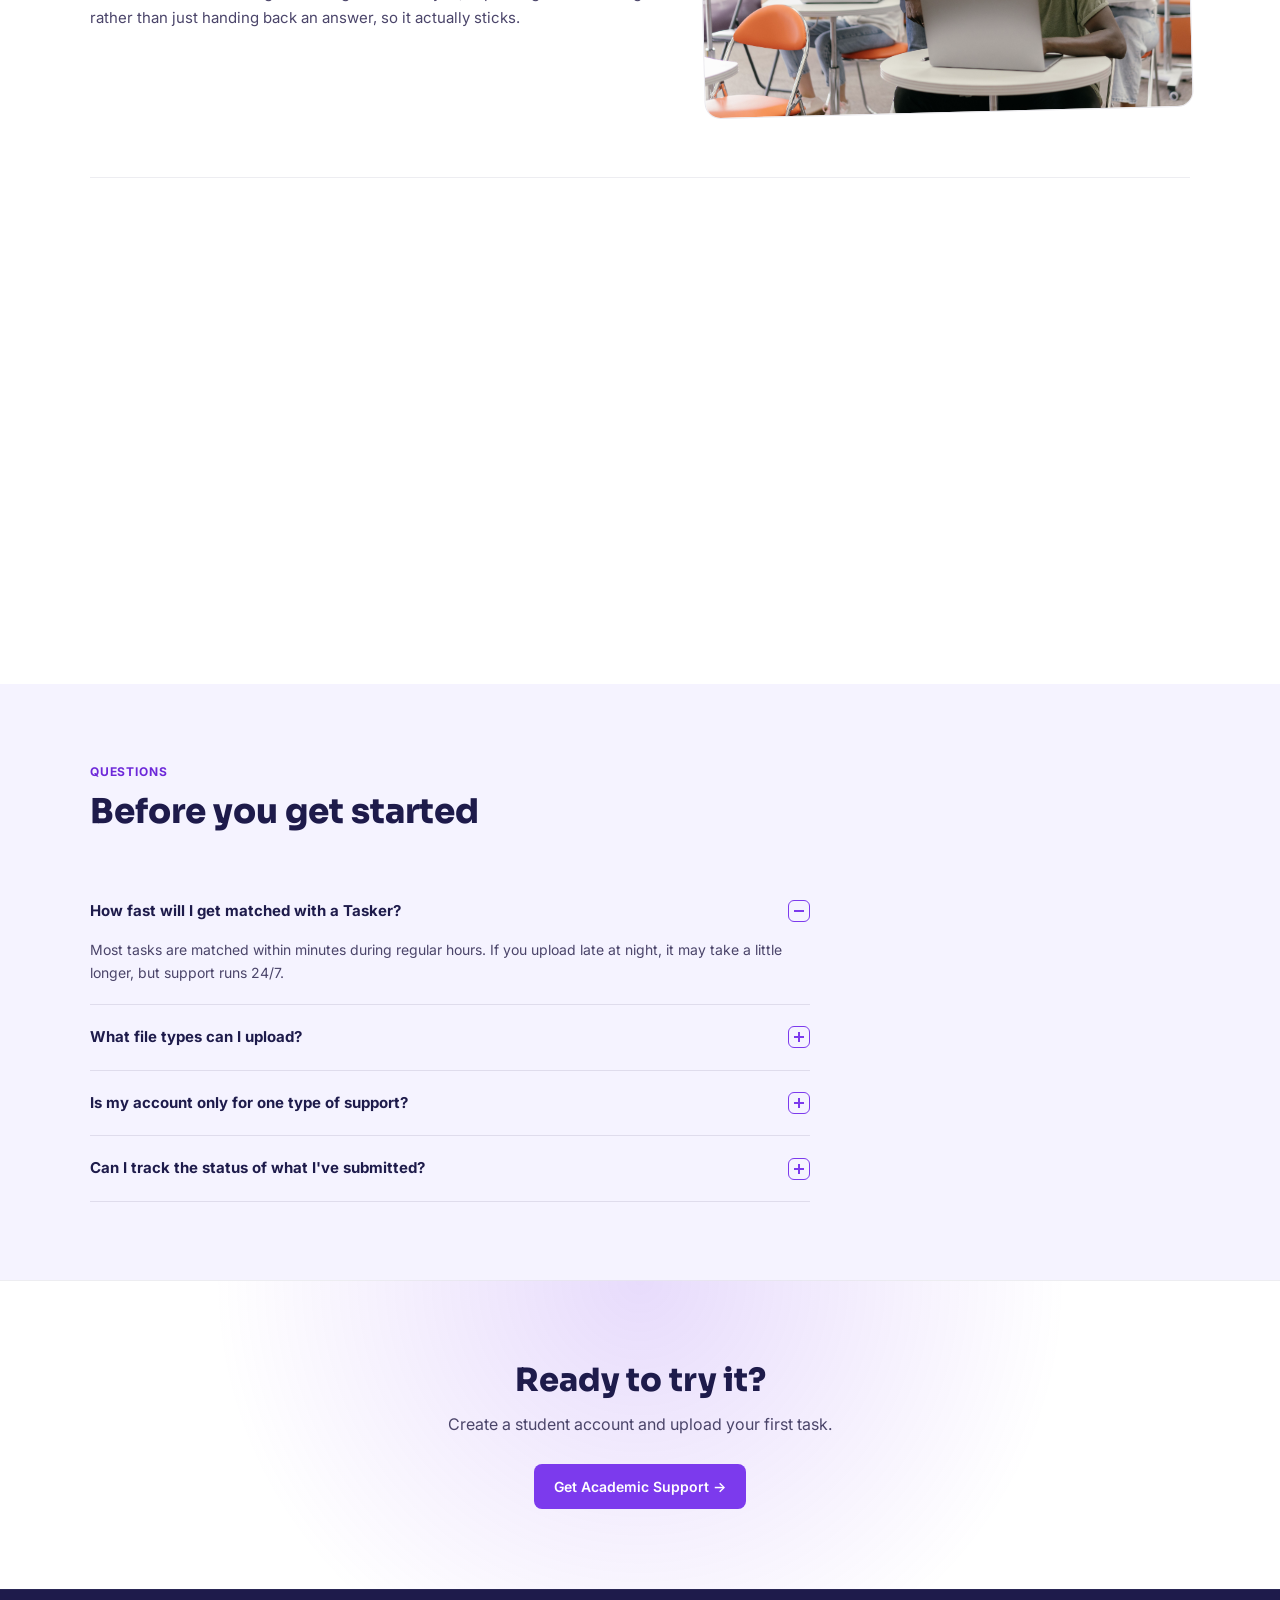
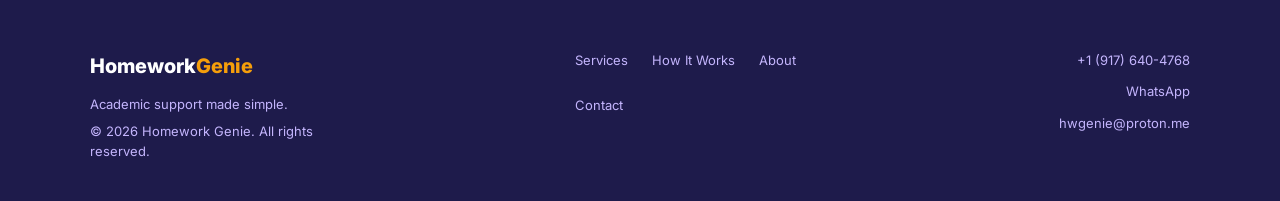
<file: how-it-works.html>
<!DOCTYPE html>
<html lang="en">
<head>
  <meta charset="UTF-8">
  <meta name="viewport" content="width=device-width, initial-scale=1.0">
  <title>How It Works | Homework Genie</title>
  <link rel="preconnect" href="https://fonts.googleapis.com">
  <link href="https://fonts.googleapis.com/css2?family=Sora:wght@600;700;800&family=Inter:wght@400;500;600;700&display=swap" rel="stylesheet">
  <link rel="stylesheet" href="style.css">
  <noscript><style>.reveal{opacity:1!important;transform:none!important;}</style></noscript>
</head>
<body>

<!-- Main navigation -->
<nav class="site-nav">
  <div class="brand">Homework<span class="brand-accent">Genie</span><span class="brand-dot"></span></div>
  <button class="nav-toggle" id="navToggle" aria-label="Menu"><span></span><span></span><span></span></button>
  <ul class="nav-links" id="navLinks">
    <li><a href="index.html">Home</a></li>
    <li><a href="services.html">Services</a></li>
    <li><a href="how-it-works.html" class="current">How It Works</a></li>
    <li><a href="about.html">About</a></li>
    <li><a href="contact.html">Contact</a></li>
    <li class="mobile-auth"><a href="index.html?auth=login" class="btn btn-outline">Log In</a></li>
    <li class="mobile-auth"><a href="index.html?auth=student" class="btn btn-primary">Student Sign Up</a></li>
  </ul>
  <div class="nav-actions">
    <a href="index.html?auth=login" class="btn btn-outline">Log In</a>
    <a href="index.html?auth=student" class="btn btn-primary">Student Sign Up</a>
  </div>
</nav>

<!-- Page header -->
<section class="page-hero">
  <div class="crumb">The process</div>
  <h1>From "I'm stuck" to submitted, in four steps.</h1>
  <p class="lead">No lengthy onboarding, no browsing profiles. Upload the task, and we take it from there.</p>
</section>

<!-- Steps -->
<section class="section">
  <div class="feature-block reveal">
    <div class="fb-text">
      <div class="step-number">1</div>
      <h3>Upload your task</h3>
      <p>Create a student account, then upload the assignment file along with a short note on what kind of support you need and when it's due.</p>
    </div>
    <div class="fb-visual">
      <img src="assets/upload.jpg" alt="Student uploading a file from a laptop" style="height:300px;object-fit:cover;object-position:top center;">
    </div>
  </div>

  <div class="feature-block reverse reveal">
    <div class="fb-text">
      <div class="step-number">2</div>
      <h3>Get matched</h3>
      <p>Your task is reviewed and matched with a Tasker who fits the subject and the type of help you asked for — no need to search or interview anyone yourself.</p>
    </div>
    <div class="fb-visual">
      <img src="assets/match.jpg" alt="Two people reviewing a task together" style="height:300px;object-fit:cover;object-position:center 40%;">
    </div>
  </div>

  <div class="feature-block reveal">
    <div class="fb-text">
      <div class="step-number">3</div>
      <h3>Work through it together</h3>
      <p>Your Tasker works through the assignment with you, explaining the reasoning rather than just handing back an answer, so it actually sticks.</p>
    </div>
    <div class="fb-visual">
      <img src="assets/tasker.jpg" alt="Student working with support on an assignment" style="height:300px;object-fit:cover;object-position:bottom center;">
    </div>
  </div>

  <div class="feature-block reverse reveal">
    <div class="fb-text">
      <div class="step-number">4</div>
      <h3>Review and move on</h3>
      <p>Everything you've submitted and received stays in your dashboard, so you can review it, track its status, and come back to it later if you need to.</p>
    </div>
    <div class="fb-visual">
      <img src="assets/review.jpg" alt="Student reviewing completed work" style="height:300px;object-fit:cover;object-position:center center;">
    </div>
  </div>
</section>

<!-- FAQ -->
<section class="section alt">
  <div class="section-title">
    <div class="eyebrow">Questions</div>
    <h2>Before you get started</h2>
  </div>
  <div style="max-width:720px">
    <div class="faq-item open">
      <div class="faq-q"><span>How fast will I get matched with a Tasker?</span><span class="plus"></span></div>
      <div class="faq-a"><div class="faq-a-inner">Most tasks are matched within minutes during regular hours. If you upload late at night, it may take a little longer, but support runs 24/7.</div></div>
    </div>
    <div class="faq-item">
      <div class="faq-q"><span>What file types can I upload?</span><span class="plus"></span></div>
      <div class="faq-a"><div class="faq-a-inner">PDF, Word, PowerPoint, Excel, plain text and zip files, up to around 20MB, directly from the assignment upload form.</div></div>
    </div>
    <div class="faq-item">
      <div class="faq-q"><span>Is my account only for one type of support?</span><span class="plus"></span></div>
      <div class="faq-a"><div class="faq-a-inner">No — one student account covers every service, from proofreading to exam prep. You just describe what you need for each task you submit.</div></div>
    </div>
    <div class="faq-item">
      <div class="faq-q"><span>Can I track the status of what I've submitted?</span><span class="plus"></span></div>
      <div class="faq-a"><div class="faq-a-inner">Yes — your dashboard shows every assignment as pending, in progress or completed, and you can download your files any time.</div></div>
    </div>
  </div>
</section>

<!-- CTA -->
<div class="cta">
  <h2>Ready to try it?</h2>
  <p>Create a student account and upload your first task.</p>
  <a href="index.html?auth=student" class="btn btn-primary">Get Academic Support →</a>
</div>

<!-- Footer -->
<footer>
  <div>
    <div class="logo">Homework<span>Genie</span></div>
    <p>Academic support made simple.</p>
    <p>© 2026 Homework Genie. All rights reserved.</p>
  </div>
  <nav class="footer-nav">
    <a href="services.html">Services</a>
    <a href="how-it-works.html">How It Works</a>
    <a href="about.html">About</a>
    <a href="contact.html">Contact</a>
  </nav>
  <div class="footer-links">
    <a href="tel:+19176404768">+1 (917) 640-4768</a>
    <a href="https://wa.me/19176404768">WhatsApp</a>
    <a href="mailto:hwgenie@proton.me">hwgenie@proton.me</a>
  </div>
</footer>

<button id="backToTop" aria-label="Back to top">&uarr;</button>
<script src="script.js"></script>
</body>
</html>
</file>
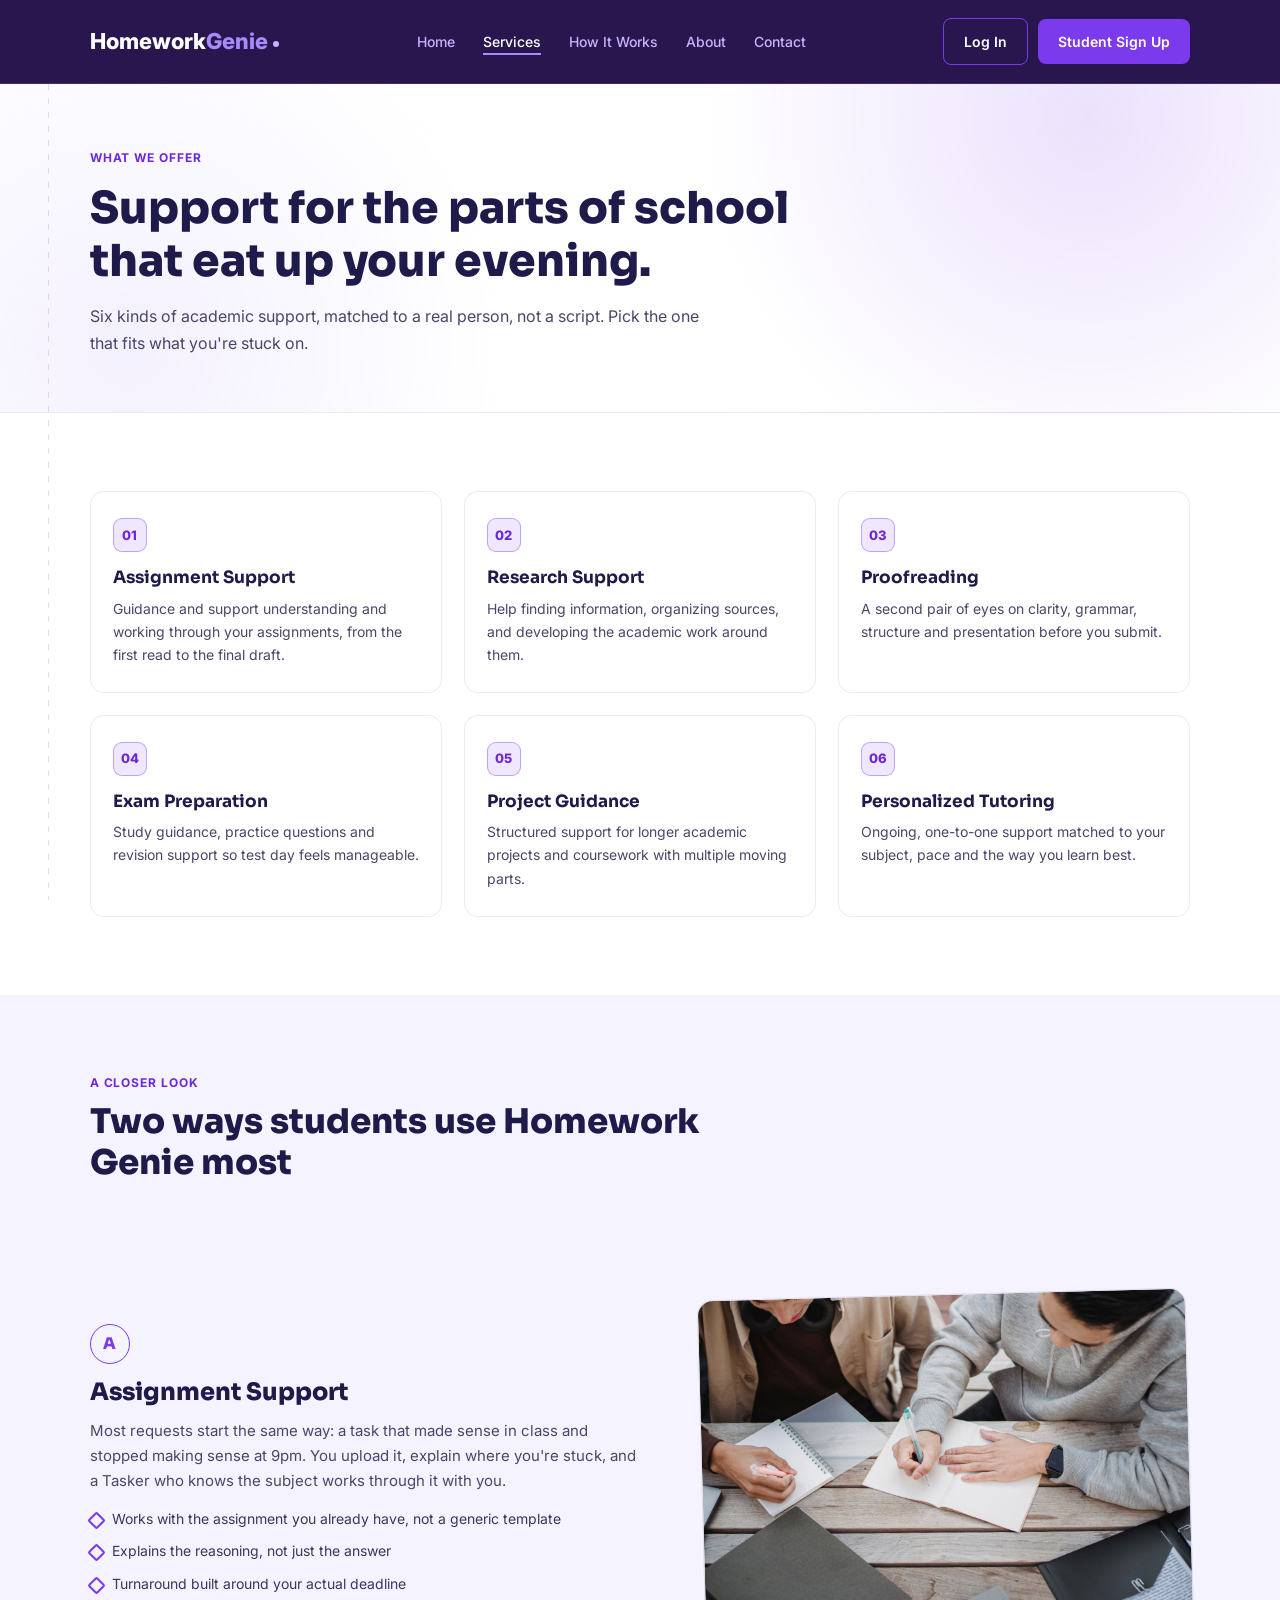
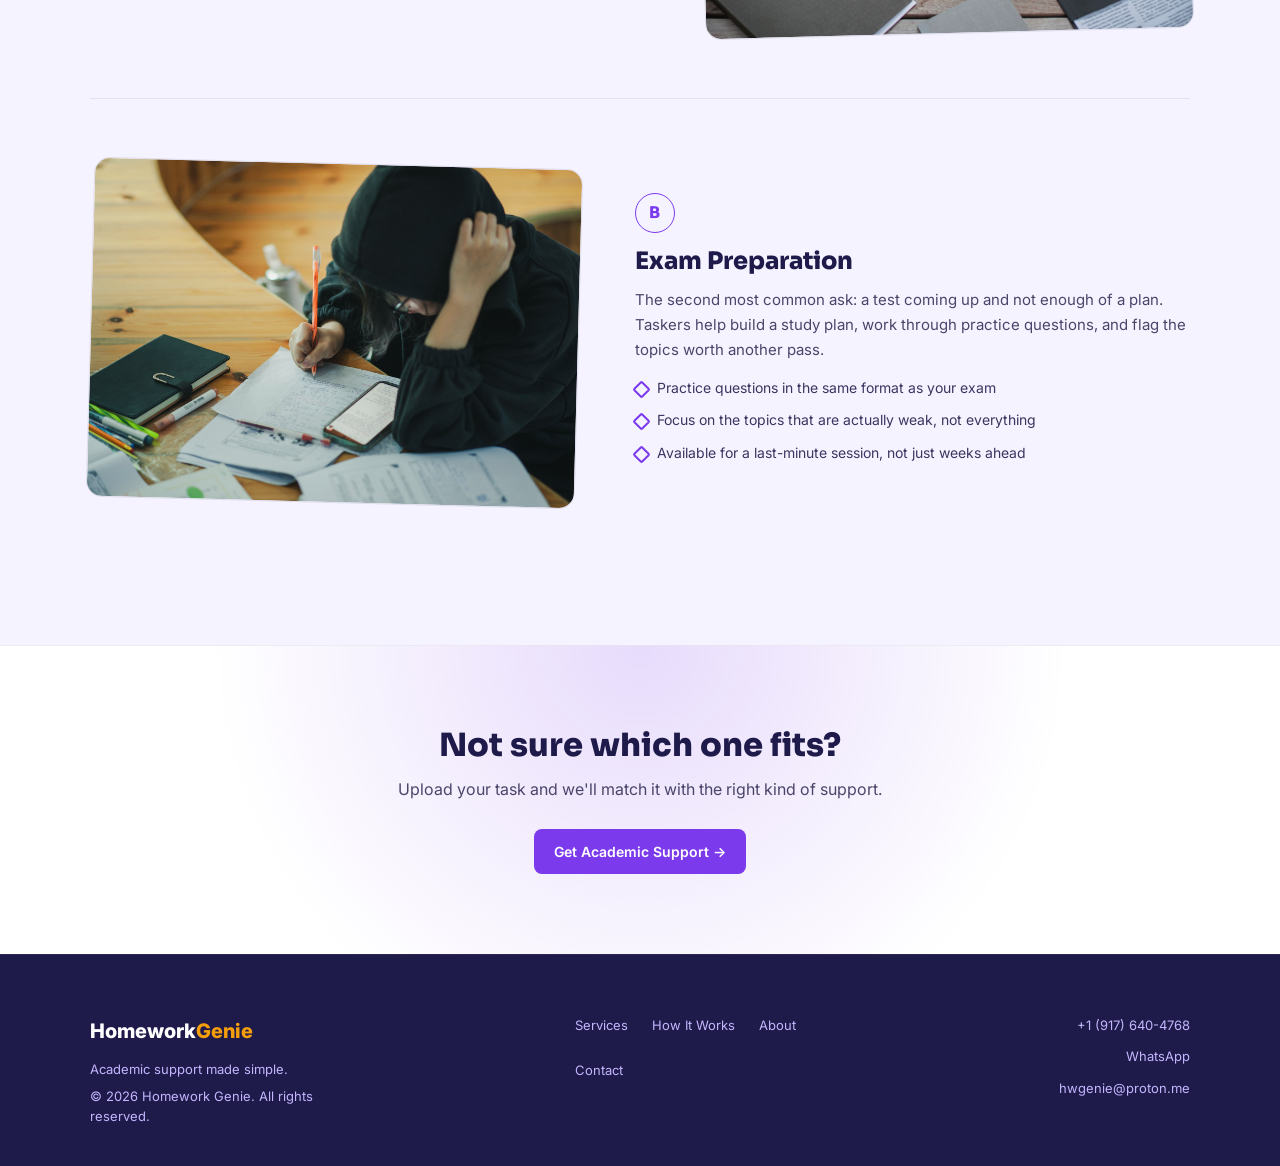
<file: services.html>
<!DOCTYPE html>
<html lang="en">
<head>
  <meta charset="UTF-8">
  <meta name="viewport" content="width=device-width, initial-scale=1.0">
  <title>Services | Homework Genie</title>
  <link rel="preconnect" href="https://fonts.googleapis.com">
  <link href="https://fonts.googleapis.com/css2?family=Sora:wght@600;700;800&family=Inter:wght@400;500;600;700&display=swap" rel="stylesheet">
  <link rel="stylesheet" href="style.css">
  <noscript><style>.reveal{opacity:1!important;transform:none!important;}</style></noscript>
</head>
<body>

<!-- Main navigation -->
<nav class="site-nav">
  <div class="brand">Homework<span class="brand-accent">Genie</span><span class="brand-dot"></span></div>
  <button class="nav-toggle" id="navToggle" aria-label="Menu"><span></span><span></span><span></span></button>
  <ul class="nav-links" id="navLinks">
    <li><a href="index.html">Home</a></li>
    <li><a href="services.html" class="current">Services</a></li>
    <li><a href="how-it-works.html">How It Works</a></li>
    <li><a href="about.html">About</a></li>
    <li><a href="contact.html">Contact</a></li>
    <li class="mobile-auth"><a href="index.html?auth=login" class="btn btn-outline">Log In</a></li>
    <li class="mobile-auth"><a href="index.html?auth=student" class="btn btn-primary">Student Sign Up</a></li>
  </ul>
  <div class="nav-actions">
    <a href="index.html?auth=login" class="btn btn-outline">Log In</a>
    <a href="index.html?auth=student" class="btn btn-primary">Student Sign Up</a>
  </div>
</nav>

<!-- Page header -->
<section class="page-hero">
  <div class="crumb">What we offer</div>
  <h1>Support for the parts of school that eat up your evening.</h1>
  <p class="lead">Six kinds of academic support, matched to a real person, not a script. Pick the one that fits what you're stuck on.</p>
</section>

<!-- Services grid -->
<section class="section">
  <div class="grid-3">
    <div class="card reveal">
      <div class="badge-num">01</div>
      <h3>Assignment Support</h3>
      <p>Guidance and support understanding and working through your assignments, from the first read to the final draft.</p>
    </div>
    <div class="card reveal">
      <div class="badge-num">02</div>
      <h3>Research Support</h3>
      <p>Help finding information, organizing sources, and developing the academic work around them.</p>
    </div>
    <div class="card reveal">
      <div class="badge-num">03</div>
      <h3>Proofreading</h3>
      <p>A second pair of eyes on clarity, grammar, structure and presentation before you submit.</p>
    </div>
    <div class="card reveal">
      <div class="badge-num">04</div>
      <h3>Exam Preparation</h3>
      <p>Study guidance, practice questions and revision support so test day feels manageable.</p>
    </div>
    <div class="card reveal">
      <div class="badge-num">05</div>
      <h3>Project Guidance</h3>
      <p>Structured support for longer academic projects and coursework with multiple moving parts.</p>
    </div>
    <div class="card reveal">
      <div class="badge-num">06</div>
      <h3>Personalized Tutoring</h3>
      <p>Ongoing, one-to-one support matched to your subject, pace and the way you learn best.</p>
    </div>
  </div>
</section>

<!-- Feature blocks -->
<section class="section alt">
  <div class="section-title">
    <div class="eyebrow">A closer look</div>
    <h2>Two ways students use Homework Genie most</h2>
  </div>

  <div class="feature-block reveal">
    <div class="fb-text">
      <div class="step-number">A</div>
      <h3>Assignment Support</h3>
      <p>Most requests start the same way: a task that made sense in class and stopped making sense at 9pm. You upload it, explain where you're stuck, and a Tasker who knows the subject works through it with you.</p>
      <ul>
        <li>Works with the assignment you already have, not a generic template</li>
        <li>Explains the reasoning, not just the answer</li>
        <li>Turnaround built around your actual deadline</li>
      </ul>
    </div>
    <div class="fb-visual">
      <img src="assets/assignment.jpg" alt="Student working through an assignment on a laptop" style="height:340px;object-fit:cover;object-position:top center;">
    </div>
  </div>

  <div class="feature-block reverse reveal">
    <div class="fb-text">
      <div class="step-number">B</div>
      <h3>Exam Preparation</h3>
      <p>The second most common ask: a test coming up and not enough of a plan. Taskers help build a study plan, work through practice questions, and flag the topics worth another pass.</p>
      <ul>
        <li>Practice questions in the same format as your exam</li>
        <li>Focus on the topics that are actually weak, not everything</li>
        <li>Available for a last-minute session, not just weeks ahead</li>
      </ul>
    </div>
    <div class="fb-visual">
      <img src="assets/exam.jpg" alt="Two students reviewing study material together" style="height:340px;object-fit:cover;object-position:center 30%;">
    </div>
  </div>
</section>

<!-- CTA -->
<div class="cta">
  <h2>Not sure which one fits?</h2>
  <p>Upload your task and we'll match it with the right kind of support.</p>
  <a href="index.html?auth=student" class="btn btn-primary">Get Academic Support →</a>
</div>

<!-- Footer -->
<footer>
  <div>
    <div class="logo">Homework<span>Genie</span></div>
    <p>Academic support made simple.</p>
    <p>© 2026 Homework Genie. All rights reserved.</p>
  </div>
  <nav class="footer-nav">
    <a href="services.html">Services</a>
    <a href="how-it-works.html">How It Works</a>
    <a href="about.html">About</a>
    <a href="contact.html">Contact</a>
  </nav>
  <div class="footer-links">
    <a href="tel:+19176404768">+1 (917) 640-4768</a>
    <a href="https://wa.me/19176404768">WhatsApp</a>
    <a href="mailto:hwgenie@proton.me">hwgenie@proton.me</a>
  </div>
</footer>

<button id="backToTop" aria-label="Back to top">&uarr;</button>
<script src="script.js"></script>
</body>
</html>
</file>
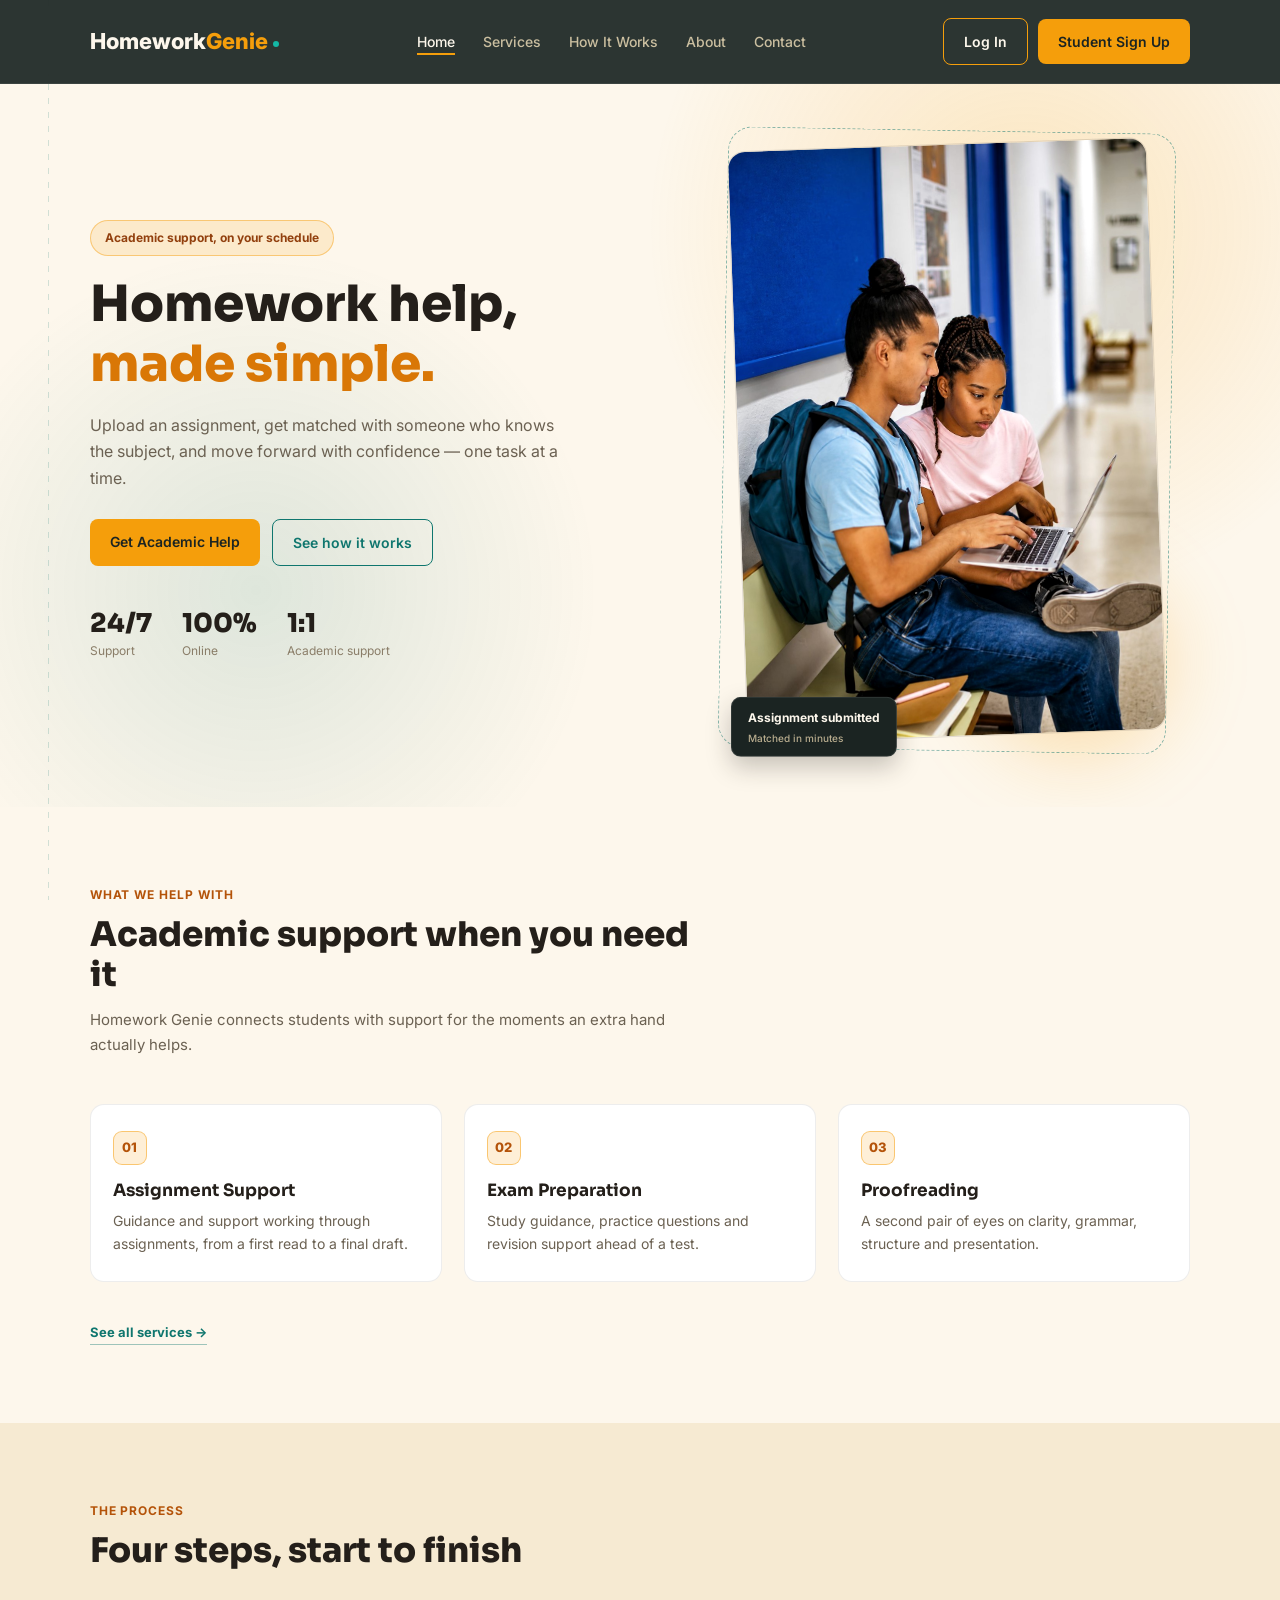
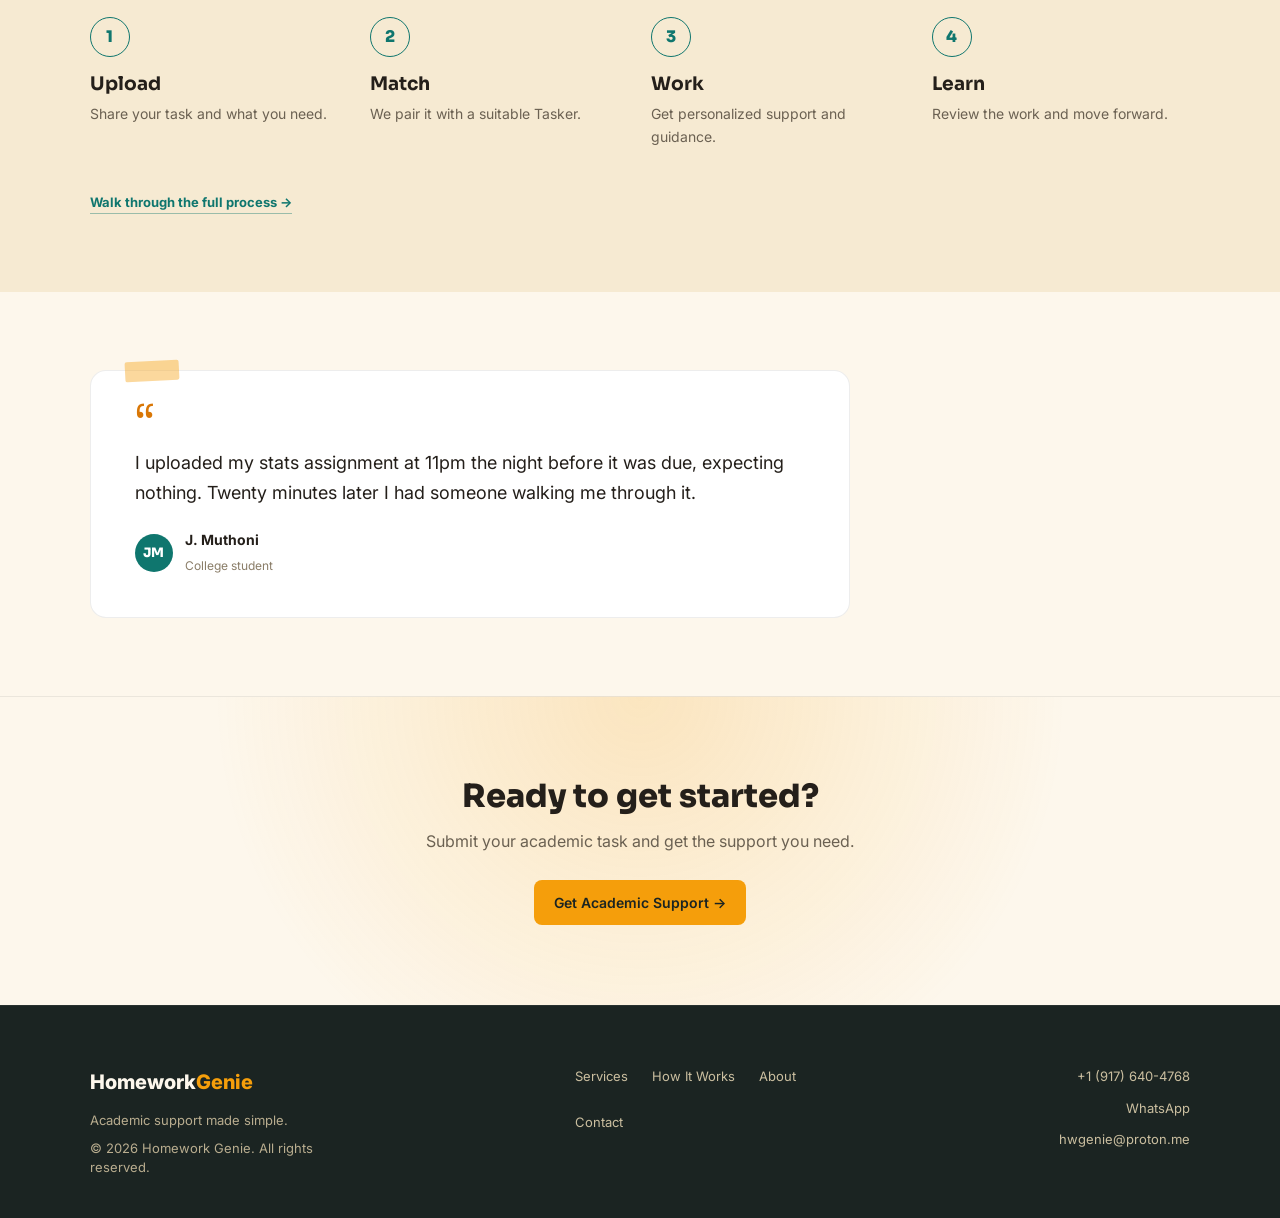
<file: homework-genie/dashboard.html>
<!DOCTYPE html>
<html lang="en">
<head>
  <meta charset="UTF-8">
  <meta name="viewport" content="width=device-width, initial-scale=1.0">
  <title>Dashboard | Homework Genie</title>
  <link rel="preconnect" href="https://fonts.googleapis.com">
  <link href="https://fonts.googleapis.com/css2?family=Sora:wght@600;700;800&family=Inter:wght@400;500;600;700&display=swap" rel="stylesheet">
  <link rel="stylesheet" href="style.css">
  <noscript><style>.reveal{opacity:1!important;transform:none!important;}</style></noscript>
</head>
<body>

<!-- Dashboard shell -->
<div class="dashboard" id="dashboard">
  <div class="dashboard-shell">
    <aside class="dash-sidebar">
      <div class="logo">Homework<span>Genie</span></div>
      <div class="side-label">Workspace</div>
      <div class="side-nav" id="studentSideNav">
        <button class="active" onclick="switchDashView('studentOverview',this)"><span>Overview</span></button>
        <button onclick="switchDashView('studentAssignments',this)"><span class="side-text">My Assignments</span></button>
        <button onclick="openAssignment()"><span class="side-text">+ New Assignment</span></button>
        <button onclick="switchDashView('studentProfileView',this)"><span class="side-text">My Profile</span></button>
      </div>
      <div class="sidebar-bottom">
        <div class="profile-mini"><div class="avatar" id="sideAvatar">HG</div><div class="side-text"><strong id="sideName">User</strong><small id="sideRole">Account</small></div></div>
        <button class="btn logout-dashboard" onclick="logout()"><span class="side-text">Log Out</span></button>
      </div>
    </aside>
    <div class="dash-content">
      <header class="dash-topbar">
        <div><h2 id="topbarTitle">Dashboard</h2><p id="topbarSubtitle">Your academic workspace</p></div>
        <div class="topbar-user"><span id="topbarUserName" style="font-size:12px;font-weight:700;color:#4b4351"></span><div class="avatar" id="topAvatar">HG</div></div>
      </header>
      <main class="dash-main">
        <section id="studentDashboard" class="hidden">
          <!-- Overview -->
          <div id="studentOverview" class="dash-view active">
            <div class="dash-hero"><div><div class="eyebrow">STUDENT WORKSPACE</div><h1 id="studentWelcome">Welcome!</h1><p>Stay on top of your assignments and get the academic support you need.</p></div><button class="btn btn-primary primary-action" onclick="openAssignment()">+ Submit Assignment</button></div>
            <div class="stat-grid">
              <div class="dash-stat"><div class="stat-head"><span>Total Assignments</span></div><div class="number" id="studentTotalCount">0</div><small>All submissions</small></div>
              <div class="dash-stat"><div class="stat-head"><span>Pending</span></div><div class="number" id="studentPendingCount">0</div><small>Waiting for a Tasker</small></div>
              <div class="dash-stat"><div class="stat-head"><span>In Progress</span></div><div class="number" id="studentProgressCount">0</div><small>Currently being worked on</small></div>
              <div class="dash-stat"><div class="stat-head"><span>Completed</span></div><div class="number" id="studentCompletedCount">0</div><small>Finished assignments</small></div>
            </div>
            <div class="dashboard-grid">
              <div class="panel"><div class="panel-head"><div><h3>Recent Assignments</h3><p>Your latest submissions</p></div><button class="toolbar-chip" onclick="switchDashView('studentAssignments',null)">View all</button></div><div id="studentRecentList"></div></div>
              <div class="panel profile-panel"><div class="profile-cover"></div><div class="profile-body"><div class="profile-large"><div class="avatar" id="studentProfileAvatar">HG</div><div><strong id="studentProfileName">Student</strong><small id="studentProfileEducation">Education</small></div></div><div class="profile-details"><div class="detail-row"><span>Email</span><span id="studentProfileEmail">—</span></div><div class="detail-row"><span>Phone</span><span id="studentProfilePhone">—</span></div><div class="detail-row"><span>Education</span><span id="studentProfileLevel">—</span></div></div><button type="button" class="btn profile-edit-btn" onclick="openProfileEdit(); return false;">Edit Profile</button></div></div>
            </div>
            <div class="panel" style="margin-top:20px"><div class="panel-head"><div><h3>Quick Actions</h3><p>Get things done faster</p></div></div><div class="panel-body"><div class="quick-grid"><button class="quick-card" onclick="openAssignment()"><strong>Submit an Assignment</strong><span>Upload a file and describe the help you need.</span></button><button class="quick-card" onclick="switchDashView('studentAssignments',null)"><strong>Track My Assignments</strong><span>See pending, active and completed work.</span></button></div></div></div>
          </div>
          <!-- Assignments -->
          <div id="studentAssignments" class="dash-view"><div class="dash-hero"><div><div class="eyebrow">MY WORK</div><h1>My Assignments</h1><p>Track everything you have submitted to Homework Genie.</p></div><button class="btn btn-primary primary-action" onclick="openAssignment()">+ New Assignment</button></div><div class="panel"><div class="panel-head"><div><h3>Assignment History</h3><p>Newest submissions appear first</p></div></div><div id="assignmentList"></div></div></div>
          <!-- Profile -->
          <div id="studentProfileView" class="dash-view"><div class="dash-hero"><div><div class="eyebrow">ACCOUNT</div><h1>My Profile</h1><p>View your account information.</p></div></div><div class="panel profile-panel"><div class="profile-cover"></div><div class="profile-body"><div class="profile-large"><div class="avatar" id="studentProfileAvatar2">HG</div><div><strong id="studentProfileName2">Student</strong><small id="studentProfileEducation2">Education</small></div></div><div class="profile-details"><div class="detail-row"><span>Full name</span><span id="studentProfileNameDetail">—</span></div><div class="detail-row"><span>Email</span><span id="studentProfileEmail2">—</span></div><div class="detail-row"><span>Phone</span><span id="studentProfilePhone2">—</span></div><div class="detail-row"><span>Education level</span><span id="studentProfileLevel2">—</span></div></div><button type="button" class="btn profile-edit-btn" onclick="openProfileEdit(); return false;">Edit Profile</button></div></div></div>
        </section>
      </main>
    </div>
  </div>
</div>

<!-- Profile edit modal -->
<div class="modal" id="profileEditModal" style="z-index:10001;" onclick="closeOnBackdrop(event, 'profileEditModal')">
  <div class="modal-box" style="max-width:560px">
    <button class="close-modal" onclick="closeModal('profileEditModal')">&times;</button>
    <h2>Edit Your Profile</h2>
    <p class="subtitle">Update the information connected to your Homework Genie account.</p>
    <form id="profileEditForm">
      <div class="form-grid">
        <div class="form-group full"><label>Full Name *</label><input type="text" id="editName" name="name" required></div>
        <div class="form-group"><label>Phone Number *</label><input type="tel" id="editPhone" name="phone" required></div>
        <div class="form-group"><label>Education Level *</label><select id="editEducation" name="education" required><option>High School</option><option>College</option></select></div>
        <div class="form-group full"><label>Gmail Address</label><input type="email" id="editEmail" name="email" disabled></div>
      </div>
      <button type="submit" class="btn btn-primary form-submit">Save Changes</button>
      <div class="success-message" id="profileEditSuccess"></div>
    </form>
  </div>
</div>

<!-- Assignment modal -->
<div class="modal" id="assignmentModal" onclick="closeOnBackdrop(event, 'assignmentModal')">
  <div class="modal-box">
    <button class="close-modal" onclick="closeModal('assignmentModal')">&times;</button>
    <h2>Submit an Assignment</h2><p class="subtitle">Upload your task after creating your student account.</p>
    <form id="assignmentForm">
      <div class="form-group" style="margin-bottom:15px"><label>Assignment File *</label><input type="file" id="assignmentFile" required accept=".pdf,.doc,.docx,.ppt,.pptx,.xls,.xlsx,.txt,.zip"></div>
      <div class="form-note" style="margin:-5px 0 15px">Maximum recommended size: 20 MB. Your file is stored locally until the backend is connected.</div>
      <div class="form-group"><label>Assignment Details *</label><textarea id="assignmentDetails" rows="5" required placeholder="Subject, instructions, deadline and the kind of support you need..."></textarea></div>
      <button type="submit" class="btn btn-primary form-submit" id="assignmentSubmitBtn">Submit Assignment</button>
      <div class="success-message" id="assignmentSuccess"></div>
    </form>
  </div>
</div>

<script src="script.js"></script>
</body>
</html>
</file>
<file: style.css>
/* ===========================================================
   Homework Genie — site stylesheet
   Hand-built, plain CSS. No :root variables on purpose —
   colors are written out where they're used.

   Palette: white base, purple + lavender accents,
   deep violet used only as a dark anchor for
   nav / footer / dashboard surfaces.
=========================================================== */

* {
  margin: 0;
  padding: 0;
  box-sizing: border-box;
}

html {
  scroll-behavior: smooth;
}

body {
  background: #ffffff;
  color: #1e1b4b;
  font-family: 'Inter', Arial, Helvetica, sans-serif;
  line-height: 1.65;
  overflow-x: hidden;
}

h1, h2, h3, h4 {
  font-family: 'Sora', Arial, Helvetica, sans-serif;
  line-height: 1.2;
}

a { color: inherit; }

img { max-width: 100%; display: block; }

.wrap {
  max-width: 1180px;
  margin: 0 auto;
  padding: 0 7%;
}

/* faint dotted "notebook margin" line running down the page edge on wide screens */
body::before {
  content: "";
  position: fixed;
  top: 0;
  bottom: 0;
  left: 48px;
  width: 1px;
  background: repeating-linear-gradient(
    to bottom,
    rgba(124, 58, 237, 0.18) 0px,
    rgba(124, 58, 237, 0.18) 6px,
    transparent 6px,
    transparent 14px
  );
  z-index: 0;
  pointer-events: none;
}
@media (max-width: 900px) { body::before { display: none; } }

/* ===================== NAVBAR ===================== */
.site-nav {
  width: 100%;
  padding: 18px 7%;
  display: flex;
  justify-content: space-between;
  align-items: center;
  border-bottom: 1px solid rgba(255,255,255,0.1);
  position: sticky;
  top: 0;
  background: rgba(30, 10, 70, 0.95);
  backdrop-filter: blur(10px);
  z-index: 500;
}

.brand {
  font-size: 22px;
  font-weight: 800;
  color: #ffffff;
  white-space: nowrap;
}

.brand-accent { color: #a78bfa; }

.brand-dot {
  display: inline-block;
  width: 6px;
  height: 6px;
  border-radius: 50%;
  background: #c4b5fd;
  margin-left: 5px;
  vertical-align: middle;
}

.logo {
  font-size: 22px;
  font-weight: 800;
  color: #fdf7ec;
  white-space: nowrap;
}

.logo span { color: #f59e0b; }

.nav-links {
  list-style: none;
  display: flex;
  gap: 28px;
}

.nav-links a {
  text-decoration: none;
  font-size: 14px;
  color: #c4b5fd;
  font-weight: 500;
  position: relative;
  padding-bottom: 3px;
}

.nav-links a::after {
  content: "";
  position: absolute;
  left: 0;
  bottom: -2px;
  width: 0;
  height: 2px;
  background: #a78bfa;
  transition: width 0.2s ease;
}

.nav-links a:hover { color: #ffffff; }
.nav-links a:hover::after,
.nav-links a.current::after { width: 100%; }
.nav-links a.current { color: #ffffff; }

.nav-actions { display: flex; gap: 10px; align-items: center; }

.nav-toggle {
  display: none;
  flex-direction: column;
  gap: 4px;
  background: none;
  border: none;
  cursor: pointer;
  padding: 6px;
}
.nav-toggle span {
  width: 22px;
  height: 2px;
  background: #ffffff;
  display: block;
}

.btn {
  padding: 11px 20px;
  border-radius: 8px;
  text-decoration: none;
  font-weight: 600;
  font-size: 14px;
  display: inline-block;
  border: none;
  cursor: pointer;
  font-family: inherit;
}

.btn-outline { border: 1px solid #7c3aed; color: #ffffff; background: transparent; }
.btn-outline:hover { background: rgba(124,58,237,0.16); }

.btn-outline-onlight { border: 1px solid #7c3aed; color: #7c3aed; background: transparent; }
.btn-outline-onlight:hover { background: rgba(124,58,237,0.08); }

.btn-primary { background: #7c3aed; color: #ffffff; }
.btn-primary:hover { background: #6d28d9; }

.btn-small { padding: 7px 13px; font-size: 12px; border-radius: 6px; }

/* ===================== PAGE HERO (interior pages) ===================== */
.page-hero {
  padding: 64px 7% 56px;
  position: relative;
  overflow: hidden;
  background:
    radial-gradient(circle at 85% 10%, rgba(124,58,237,0.15), transparent 34%),
    radial-gradient(circle at 10% 80%, rgba(167,139,250,0.12), transparent 32%);
  border-bottom: 1px solid rgba(30,27,75,0.08);
}

.page-hero .crumb {
  font-size: 12px;
  letter-spacing: 0.08em;
  text-transform: uppercase;
  color: #6d28d9;
  font-weight: 700;
  margin-bottom: 14px;
}

.page-hero h1 { font-size: clamp(30px, 4vw, 44px); font-weight: 800; max-width: 720px; }
.page-hero p.lead { margin-top: 16px; max-width: 620px; color: #4b456a; font-size: 16px; }

/* ===================== HOME HERO ===================== */
.hero {
  min-height: 620px;
  display: flex;
  align-items: center;
  gap: 40px;
  padding: 60px 7% 70px;
  background:
    radial-gradient(circle at 80% 20%, rgba(124,58,237,0.18), transparent 32%),
    radial-gradient(circle at 20% 70%, rgba(167,139,250,0.12), transparent 30%);
  position: relative;
  overflow: hidden;
  flex-wrap: wrap;
}

.hero-content { max-width: 620px; position: relative; z-index: 2; flex: 1 1 50%; }

.badge {
  display: inline-block;
  padding: 7px 14px;
  border: 1px solid rgba(124,58,237,0.4);
  border-radius: 20px;
  font-size: 12px;
  font-weight: 700;
  color: #4c1d95;
  background: rgba(124,58,237,0.1);
  margin-bottom: 18px;
}

.hero h1 { font-size: clamp(32px, 4.4vw, 50px); font-weight: 800; }
.hero h1 span { color: #8b5cf6; }

.hero p.intro { margin-top: 18px; color: #4b456a; font-size: 16px; max-width: 480px; }

.hero-buttons { margin-top: 28px; display: flex; gap: 12px; flex-wrap: wrap; }

.stats { display: flex; gap: 30px; margin-top: 42px; flex-wrap: wrap; }
.stat h3 { font-size: 26px; font-weight: 800; color: #1e1b4b; }
.stat p { font-size: 12px; color: #6b6152; margin-top: 2px; }

.hero-visual { flex: 1 1 42%; min-width: 280px; display: flex; justify-content: center; position: relative; z-index: 1; }

.hero-photo-frame {
  position: relative;
  width: min(100%, 420px);
  transform: rotate(-2deg);
}

.hero-photo-frame img {
  width: 100%;
  border-radius: 18px;
  border: 1px solid rgba(30,27,75,0.1);
  filter: saturate(0.9) contrast(1.03);
}

.hero-photo-frame::before {
  content: "";
  position: absolute;
  inset: -14px;
  border: 1px dashed rgba(124,58,237,0.45);
  border-radius: 24px;
  transform: rotate(3deg);
  z-index: -1;
}

.hero-photo-glow {
  position: absolute;
  width: 260px;
  height: 260px;
  background: radial-gradient(circle, rgba(124,58,237,0.4), transparent 70%);
  filter: blur(30px);
  bottom: -60px;
  right: -40px;
  z-index: -2;
}

.hero-tag {
  position: absolute;
  bottom: -16px;
  left: -16px;
  background: #1e1b4b;
  color: #ffffff;
  border: 1px solid rgba(255,255,255,0.1);
  padding: 10px 16px;
  border-radius: 10px;
  font-size: 12px;
  font-weight: 700;
  transform: rotate(2deg);
  box-shadow: 0 10px 24px rgba(30,27,75,0.25);
}
.hero-tag small { display: block; font-weight: 500; color: #c4b5fd; font-size: 10px; margin-top: 2px; }

/* ===================== SECTION TITLES ===================== */
.section {
  padding: 78px 7%;
}
.section.alt { background: #f5f3ff; }

.section-title { max-width: 620px; margin-bottom: 46px; }
.section-title .eyebrow {
  font-size: 12px;
  letter-spacing: 0.08em;
  text-transform: uppercase;
  color: #6d28d9;
  font-weight: 700;
  margin-bottom: 10px;
}
.section-title h2 { font-size: clamp(24px, 3vw, 34px); font-weight: 800; }
.section-title p { margin-top: 12px; color: #4b456a; font-size: 15px; }
.section-title.center { margin-left: auto; margin-right: auto; text-align: center; }

/* ===================== CARDS / GRID ===================== */
.grid-3 { display: grid; grid-template-columns: repeat(3, 1fr); gap: 22px; }
.grid-4 { display: grid; grid-template-columns: repeat(4, 1fr); gap: 20px; }
@media (max-width: 900px) { .grid-3, .grid-4 { grid-template-columns: repeat(2, 1fr); } }
@media (max-width: 560px) { .grid-3, .grid-4 { grid-template-columns: 1fr; } }

.card {
  background: #ffffff;
  border: 1px solid rgba(30,27,75,0.08);
  border-radius: 14px;
  padding: 26px 22px;
  transition: transform 0.18s ease, border-color 0.18s ease;
}
.card:hover { transform: translateY(-4px); border-color: rgba(124,58,237,0.45); }

.badge-num {
  width: 34px;
  height: 34px;
  border-radius: 9px;
  background: rgba(124,58,237,0.12);
  border: 1px solid rgba(124,58,237,0.4);
  color: #6d28d9;
  display: flex;
  align-items: center;
  justify-content: center;
  font-weight: 800;
  font-size: 13px;
  margin-bottom: 16px;
}

.card h3 { font-size: 17px; font-weight: 700; margin-bottom: 8px; }
.card p { font-size: 14px; color: #4b456a; }

.card-link {
  display: inline-block;
  margin-top: 14px;
  font-size: 13px;
  font-weight: 700;
  color: #7c3aed;
  text-decoration: none;
  border-bottom: 1px solid rgba(124,58,237,0.35);
}

/* ===================== STEPS ===================== */
.steps-row { display: grid; grid-template-columns: repeat(4, 1fr); gap: 22px; position: relative; }
@media (max-width: 900px) { .steps-row { grid-template-columns: repeat(2, 1fr); } }
@media (max-width: 560px) { .steps-row { grid-template-columns: 1fr; } }

.step-number {
  width: 40px; height: 40px;
  border-radius: 50%;
  border: 1px solid #7c3aed;
  color: #7c3aed;
  display: flex; align-items: center; justify-content: center;
  font-weight: 800;
  margin-bottom: 16px;
  font-family: 'Sora', sans-serif;
}

/* alternating editorial blocks (used on about / services / how it works) */
.feature-block {
  display: flex;
  align-items: center;
  gap: 56px;
  padding: 64px 0;
  border-bottom: 1px solid rgba(30,27,75,0.08);
  flex-wrap: wrap;
}
.feature-block:last-child { border-bottom: none; }
.feature-block.reverse { flex-direction: row-reverse; }
.feature-block .fb-text { flex: 1 1 46%; min-width: 280px; }
.feature-block .fb-visual { flex: 1 1 40%; min-width: 260px; position: relative; }

.feature-block .fb-visual img {
  width: 100%;
  border-radius: 16px;
  border: 1px solid rgba(30,27,75,0.1);
  filter: saturate(0.9);
}
.feature-block.reverse .fb-visual img { transform: rotate(1.5deg); }
.feature-block:not(.reverse) .fb-visual img { transform: rotate(-1.5deg); }

.fb-text .step-number { margin-bottom: 14px; }
.fb-text h3 { font-size: 24px; font-weight: 800; margin-bottom: 12px; }
.fb-text p { color: #4b456a; font-size: 15px; margin-bottom: 10px; }
.fb-text ul { margin-top: 14px; padding-left: 0; list-style: none; }
.fb-text ul li {
  padding-left: 22px;
  position: relative;
  font-size: 14px;
  color: #3b3560;
  margin-bottom: 9px;
}
.fb-text ul li::before {
  content: "";
  position: absolute;
  left: 0;
  top: 7px;
  width: 9px;
  height: 9px;
  border: 2px solid #7c3aed;
  border-radius: 2px;
  transform: rotate(45deg);
}

/* ===================== TESTIMONIAL / STICKY-NOTE CALLOUT ===================== */
.note-block {
  background: #ffffff;
  border: 1px solid rgba(30,27,75,0.08);
  border-radius: 16px;
  padding: 40px 44px;
  position: relative;
  max-width: 760px;
}
.note-block::before {
  content: "";
  position: absolute;
  top: -10px;
  left: 34px;
  width: 54px;
  height: 20px;
  background: rgba(124,58,237,0.35);
  transform: rotate(-3deg);
  border-radius: 2px;
}
.note-block .mark { font-family: 'Sora', sans-serif; font-size: 46px; color: #8b5cf6; line-height: 0.5; }
.note-block p.quote { font-size: 18px; color: #1e1b4b; margin: 14px 0 20px; }
.note-signature { display: flex; align-items: center; gap: 12px; }
.note-signature .mono {
  width: 38px; height: 38px; border-radius: 50%;
  background: #7c3aed; color: #fff; font-weight: 800; font-size: 13px;
  display: flex; align-items: center; justify-content: center;
  font-family: 'Sora', sans-serif;
}
.note-signature strong { font-size: 14px; display: block; }
.note-signature small { color: #6b6152; font-size: 12px; }

/* ===================== TASKER / PROFILE CARDS ===================== */
.person-card {
  background: #ffffff;
  border: 1px solid rgba(30,27,75,0.08);
  border-radius: 14px;
  padding: 24px;
  text-align: left;
}
.person-card .mono-lg {
  width: 52px; height: 52px; border-radius: 12px;
  background: linear-gradient(135deg, #7c3aed, #6d28d9);
  color: #ffffff; font-weight: 800; font-family: 'Sora', sans-serif;
  display: flex; align-items: center; justify-content: center;
  font-size: 16px; margin-bottom: 16px;
}
.person-card h3 { font-size: 16px; margin-bottom: 3px; }
.person-card .role { font-size: 12px; color: #6d28d9; font-weight: 700; margin-bottom: 10px; }
.person-card p { font-size: 13px; color: #4b456a; }

/* ===================== VALUES ===================== */
.value-card { border-left: 2px solid rgba(124,58,237,0.5); padding-left: 18px; }
.value-card h3 { font-size: 16px; margin-bottom: 8px; }
.value-card p { font-size: 14px; color: #4b456a; }

/* ===================== FAQ ACCORDION ===================== */
.faq-item {
  border-bottom: 1px solid rgba(30,27,75,0.1);
  padding: 20px 0;
}
.faq-q {
  display: flex;
  justify-content: space-between;
  align-items: center;
  cursor: pointer;
  font-weight: 700;
  font-size: 15px;
  gap: 20px;
}
.faq-q .plus {
  width: 22px; height: 22px; flex-shrink: 0;
  border: 1px solid #7c3aed; border-radius: 6px;
  position: relative;
}
.faq-q .plus::before, .faq-q .plus::after {
  content: ""; position: absolute; background: #7c3aed;
  top: 50%; left: 50%; transform: translate(-50%,-50%);
}
.faq-q .plus::before { width: 10px; height: 2px; }
.faq-q .plus::after { width: 2px; height: 10px; transition: transform 0.2s ease; }
.faq-item.open .faq-q .plus::after { transform: translate(-50%,-50%) scaleY(0); }

.faq-a {
  max-height: 0;
  overflow: hidden;
  transition: max-height 0.25s ease;
  color: #4b456a;
  font-size: 14px;
}
.faq-a-inner { padding-top: 14px; }
.faq-item.open .faq-a { max-height: 300px; }

/* ===================== CONTACT ===================== */
.contact-grid { display: grid; grid-template-columns: 1.1fr 0.9fr; gap: 50px; align-items: flex-start; }
@media (max-width: 900px) { .contact-grid { grid-template-columns: 1fr; } }

.contact-card {
  display: flex;
  gap: 16px;
  padding: 18px 0;
  border-bottom: 1px solid rgba(30,27,75,0.08);
}
.contact-card .cc-icon {
  width: 36px; height: 36px; border-radius: 8px;
  border: 1px solid rgba(124,58,237,0.45);
  color: #6d28d9;
  display: flex; align-items: center; justify-content: center;
  font-weight: 800; font-size: 13px; flex-shrink: 0;
  font-family: 'Sora', sans-serif;
}
.contact-card strong { display: block; font-size: 14px; margin-bottom: 3px; }
.contact-card span, .contact-card a { font-size: 13px; color: #4b456a; text-decoration: none; }
.contact-card a:hover { color: #7c3aed; }

.form-panel {
  background: #ffffff;
  border: 1px solid rgba(30,27,75,0.08);
  border-radius: 16px;
  padding: 32px;
}
.form-group { margin-bottom: 16px; }
.form-group label { display: block; font-size: 12px; font-weight: 700; margin-bottom: 6px; color: #3b3560; }
.form-group input, .form-group textarea, .form-group select {
  width: 100%;
  padding: 11px 13px;
  border-radius: 8px;
  border: 1px solid rgba(30,27,75,0.15);
  background: #faf5ff;
  color: #1e1b4b;
  font-family: inherit;
  font-size: 14px;
}
.form-group input:focus, .form-group textarea:focus { outline: none; border-color: #8b5cf6; }
.form-note { font-size: 12px; color: #6b6152; margin-top: -6px; margin-bottom: 16px; }

/* ===================== CTA ===================== */
.cta {
  text-align: center;
  padding: 80px 7%;
  background: radial-gradient(circle at 50% 0%, rgba(124,58,237,0.18), transparent 60%);
  border-top: 1px solid rgba(30,27,75,0.08);
}
.cta h2 { font-size: clamp(24px, 3vw, 32px); font-weight: 800; margin-bottom: 12px; }
.cta p { color: #4b456a; margin-bottom: 26px; }

/* ===================== FOOTER ===================== */
footer {
  background: #1e1b4b;
  color: #ffffff;
  padding: 60px 7% 40px;
  display: flex;
  justify-content: space-between;
  align-items: flex-start;
  flex-wrap: wrap;
  gap: 40px;
  border-top: 1px solid rgba(255,255,255,0.06);
}
footer > * { max-width: 260px; }
footer .logo { font-size: 20px; font-weight: 800; color: #ffffff; margin-bottom: 12px; }
footer .logo span { color: #f59e0b; }
footer p { color: #c4b5fd; font-size: 13px; line-height: 1.5; }
footer p:not(:first-child) { margin-top: 8px; }
.footer-nav { display: flex; gap: 24px; flex-wrap: wrap; align-items: flex-start; }
.footer-nav a { font-size: 13px; text-decoration: none; color: #c4b5fd; transition: color 0.2s ease; }
.footer-nav a:hover { color: #a78bfa; }
.footer-links { display: flex; flex-direction: column; gap: 10px; align-items: flex-end; text-align: right; }
.footer-links a { font-size: 13px; text-decoration: none; color: #c4b5fd; transition: color 0.2s ease; }
.footer-links a:hover { color: #a78bfa; }
@media (max-width: 700px) {
  footer { flex-direction: column; gap: 30px; padding: 40px 7% 30px; }
  footer > * { max-width: 100%; }
  .footer-links { align-items: flex-start; text-align: left; }
}

/* ===================== BACK TO TOP ===================== */
#backToTop {
  position: fixed;
  right: 24px;
  bottom: 24px;
  width: 44px;
  height: 44px;
  border-radius: 50%;
  background: #7c3aed;
  border: 1px solid rgba(30,27,75,0.15);
  color: #ffffff;
  font-size: 18px;
  cursor: pointer;
  display: flex;
  align-items: center;
  justify-content: center;
  opacity: 0;
  visibility: hidden;
  transform: translateY(10px);
  transition: opacity 0.2s ease, transform 0.2s ease;
  z-index: 600;
  box-shadow: 0 8px 20px rgba(30,27,75,0.28);
}
#backToTop.show { opacity: 1; visibility: visible; transform: translateY(0); }
#backToTop:hover { background: #6d28d9; }

/* ===================== SCROLL REVEAL ===================== */
.reveal { opacity: 0; transform: translateY(16px); transition: opacity 0.5s ease, transform 0.5s ease; }
.reveal.in { opacity: 1; transform: translateY(0); }

/* ===================== MOBILE NAV ===================== */
.nav-links .mobile-auth { display: none; }
@media (max-width: 860px) {
  .nav-toggle { display: flex; }
  .nav-actions { display: none; }
  .nav-links {
    position: fixed;
    top: 63px; left: 0; right: 0;
    background: #1e1b4b;
    flex-direction: column;
    padding: 10px 7% 24px;
    gap: 16px;
    border-bottom: 1px solid rgba(255,255,255,0.08);
    display: none;
  }
  .nav-links.open { display: flex; }
  .nav-links .mobile-auth { display: flex; flex-direction: column; gap: 10px; margin-top: 6px; }
  .nav-links .mobile-auth .btn { width: 100%; text-align: center; }
  .hero { padding: 44px 7% 56px; }
  .feature-block, .feature-block.reverse { flex-direction: column; }
}

/* ===================== DASHBOARD / MODALS ===================== */
.modal { position:fixed; inset:0; background:rgba(30,10,70,.72); display:none; align-items:center; justify-content:center; z-index:9000; padding:20px; }
.modal.active { display:flex; }
.modal-box { background:#2e1065; color:#fdf7ec; border:1px solid rgba(255,255,255,.1); border-radius:16px; padding:34px; width:100%; max-width:560px; max-height:90vh; overflow-y:auto; position:relative; }
.modal-box h2 { font-size:20px; font-weight:800; margin-bottom:6px; color:#fdf7ec; }
.modal-box .subtitle { color:#c4b5fd; font-size:13px; margin-bottom:22px; }
.close-modal { position:absolute; top:16px; right:16px; background:none; border:none; color:#fff; font-size:22px; cursor:pointer; line-height:1; }
.form-grid { display:grid; grid-template-columns:1fr 1fr; gap:16px; }
.form-group.full { grid-column:1 / -1; }
.password-wrap { position:relative; }
.password-wrap input { padding-right:44px; }
.password-toggle { position:absolute; right:8px; top:50%; transform:translateY(-50%); background:none; border:none; cursor:pointer; font-size:15px; color:#c4b5fd; }
.form-submit { width:100%; margin-top:6px; }
.form-note { font-size:12px; color:#8a7d68; margin-top:18px; margin-bottom:16px; text-align:center; }
.auth-link { color:#a78bfa; cursor:pointer; font-weight:700; }
.success-message { display:none; margin-top:14px; padding:10px 12px; border-radius:8px; background:rgba(124,58,237,.15); border:1px solid rgba(124,58,237,.35); color:#c4b5fd; font-size:13px; }
.modal-box .form-group label { color:#fdf7ec; }
.modal-box .form-note { color:#c4b5fd; }
.modal-box .form-group input,
.modal-box .form-group textarea,
.modal-box .form-group select { color:#1e1b4b; }
@media (max-width: 480px) {
  .modal-box { padding: 24px 18px; }
  .form-grid { grid-template-columns: 1fr; }
}

.dashboard { position:fixed; inset:0; background:#faf5ff; display:none; z-index:8000; color:#1e1b4b; }
.dashboard.active { display:block; }
.dashboard-shell { display:flex; height:100vh; }
.dash-sidebar { width:220px; background:#1e1b4b; color:#fff; padding:22px 16px; display:flex; flex-direction:column; flex-shrink:0; }
.dash-sidebar .brand { margin-bottom:26px; font-size:18px; }
.dash-sidebar .logo { margin-bottom:26px; font-size:18px; }
.side-label { font-size:11px; text-transform:uppercase; letter-spacing:.06em; color:#c4b5fd; margin-bottom:10px; }
.side-nav { display:flex; flex-direction:column; gap:4px; flex:1; }
.side-nav button { display:flex; align-items:center; gap:10px; background:none; border:none; color:#e0e7ff; padding:10px 12px; border-radius:8px; cursor:pointer; font-size:13px; text-align:left; font-family:inherit; }
.side-nav button:hover { background:rgba(255,255,255,.08); }
.side-nav button.active { background:#7c3aed; color:#fff; }
.sidebar-bottom { border-top:1px solid rgba(255,255,255,.12); padding-top:14px; }
.profile-mini { display:flex; align-items:center; gap:10px; margin-bottom:12px; }
.avatar { width:34px; height:34px; border-radius:9px; background:#7c3aed; color:#fff; display:flex; align-items:center; justify-content:center; font-weight:800; font-size:12px; flex-shrink:0; }
.profile-mini strong { display:block; font-size:12px; }
.profile-mini small { color:#c4b5fd; font-size:11px; }
.logout-dashboard { width:100%; background:rgba(255,255,255,.08); color:#fff; text-align:left; }
.dash-content { flex:1; overflow-y:auto; }
.dash-topbar { display:flex; justify-content:space-between; align-items:center; padding:20px 30px; background:#fff; border-bottom:1px solid #e0e7ff; }
.dash-topbar h2 { font-size:18px; }
.dash-topbar p { font-size:12px; color:#6b6152; }
.topbar-user { display:flex; align-items:center; gap:10px; }
.dash-main { padding:26px 30px; }
.dash-view { display:none; }
.dash-view.active { display:block; }
.dash-hero { display:flex; justify-content:space-between; align-items:flex-start; gap:20px; background:#fff; border:1px solid #e0e7ff; border-radius:14px; padding:24px; margin-bottom:20px; flex-wrap:wrap; }
.dash-hero .eyebrow { font-size:11px; font-weight:800; color:#7c3aed; letter-spacing:.06em; margin-bottom:6px; }
.dash-hero h1 { font-size:20px; }
.dash-hero p { font-size:13px; color:#6b6152; margin-top:4px; }
.primary-action { flex-shrink:0; }
.stat-grid { display:grid; grid-template-columns:repeat(4,1fr); gap:14px; margin-bottom:20px; }
.dash-stat { background:#fff; border:1px solid #e0e7ff; border-radius:12px; padding:16px; }
.stat-head { display:flex; justify-content:space-between; font-size:12px; color:#6b6152; margin-bottom:8px; }
.dash-stat .number { font-size:22px; font-weight:800; }
.dash-stat small { font-size:11px; color:#6b6152; }
.dashboard-grid { display:grid; grid-template-columns:1.4fr 1fr; gap:16px; }
.panel { background:#fff; border:1px solid #e0e7ff; border-radius:14px; padding:20px; }
.panel-head { display:flex; justify-content:space-between; align-items:flex-start; margin-bottom:10px; }
.panel-head h3 { font-size:15px; } .panel-head p { font-size:12px; color:#6b6152; }
.toolbar-chip { background:#ede9fe; color:#6d28d9; border:none; padding:6px 12px; border-radius:20px; font-size:11px; font-weight:700; cursor:pointer; }
.profile-cover { height:52px; background:linear-gradient(135deg,#7c3aed,#6d28d9); border-radius:12px 12px 0 0; margin:-20px -20px 0; }
.profile-body { padding-top:16px; }
.profile-large { display:flex; align-items:center; gap:12px; margin-bottom:16px; }
.profile-large small { display:block; color:#6b6152; margin-top:2px; }
.profile-large .avatar { width:44px; height:44px; font-size:14px; }
.profile-details { display:flex; flex-direction:column; gap:8px; margin-bottom:14px; }
.detail-row { display:flex; justify-content:space-between; font-size:12px; border-bottom:1px dashed #e0e7ff; padding-bottom:6px; color:#4b456a; }
.profile-edit-btn { width:100%; background:#ede9fe; color:#6d28d9; }
.quick-grid { display:grid; grid-template-columns:1fr 1fr; gap:12px; }
.quick-card { background:#f5f3ff; border:1px solid #e0e7ff; border-radius:10px; padding:14px; text-align:left; cursor:pointer; font-family:inherit; display:flex; flex-direction:column; gap:4px; }
.quick-card strong { font-size:13px; } .quick-card span:last-child { font-size:11px; color:#6b6152; }
.assignment-item { border:1px solid #e0e7ff; border-radius:10px; padding:14px; margin-bottom:10px; }
.assignment-item-actions { margin-top:10px; }
.status-pill { padding:5px 9px; border-radius:20px; font-size:10px; font-weight:800; background:#ede9fe; color:#6d28d9; border:1px solid #c4b5fd; }
.empty-state { padding:32px 20px; text-align:center; color:#6b6152; font-size:12px; }
.hidden { display:none; }
@media (max-width:760px){ .dash-sidebar{width:64px;} .side-text{display:none;} .stat-grid,.dashboard-grid,.quick-grid{grid-template-columns:1fr 1fr;} .dashboard-grid{grid-template-columns:1fr;} }
</file>
<file: homework-genie/style.css>
/* ===========================================================
   Homework Genie — site stylesheet
   Hand-built, plain CSS. No :root variables on purpose —
   colors are written out where they're used.

   Palette: warm cream body, gold + teal accents,
   deep charcoal-teal used only as a dark anchor for
   nav / footer / dashboard surfaces.
=========================================================== */

* {
  margin: 0;
  padding: 0;
  box-sizing: border-box;
}

html {
  scroll-behavior: smooth;
}

body {
  background: #fdf7ec;
  color: #241f1a;
  font-family: 'Inter', Arial, Helvetica, sans-serif;
  line-height: 1.65;
  overflow-x: hidden;
}

h1, h2, h3, h4 {
  font-family: 'Sora', Arial, Helvetica, sans-serif;
  line-height: 1.2;
}

a { color: inherit; }

img { max-width: 100%; display: block; }

.wrap {
  max-width: 1180px;
  margin: 0 auto;
  padding: 0 7%;
}

/* faint dotted "notebook margin" line running down the page edge on wide screens */
body::before {
  content: "";
  position: fixed;
  top: 0;
  bottom: 0;
  left: 48px;
  width: 1px;
  background: repeating-linear-gradient(
    to bottom,
    rgba(15, 118, 110, 0.18) 0px,
    rgba(15, 118, 110, 0.18) 6px,
    transparent 6px,
    transparent 14px
  );
  z-index: 0;
  pointer-events: none;
}
@media (max-width: 900px) { body::before { display: none; } }

/* ===================== NAVBAR ===================== */
.site-nav {
  width: 100%;
  padding: 18px 7%;
  display: flex;
  justify-content: space-between;
  align-items: center;
  border-bottom: 1px solid rgba(255,255,255,0.07);
  position: sticky;
  top: 0;
  background: rgba(27, 36, 34, 0.92);
  backdrop-filter: blur(10px);
  z-index: 500;
}

.brand {
  font-size: 22px;
  font-weight: 800;
  color: #fdf7ec;
  white-space: nowrap;
}

.brand-accent { color: #f59e0b; }

.brand-dot {
  display: inline-block;
  width: 6px;
  height: 6px;
  border-radius: 50%;
  background: #14b8a6;
  margin-left: 5px;
  vertical-align: middle;
}

.logo {
  font-size: 22px;
  font-weight: 800;
  color: #fdf7ec;
  white-space: nowrap;
}

.logo span { color: #f59e0b; }

.nav-links {
  list-style: none;
  display: flex;
  gap: 28px;
}

.nav-links a {
  text-decoration: none;
  font-size: 14px;
  color: #cbbfa0;
  font-weight: 500;
  position: relative;
  padding-bottom: 3px;
}

.nav-links a::after {
  content: "";
  position: absolute;
  left: 0;
  bottom: -2px;
  width: 0;
  height: 2px;
  background: #f59e0b;
  transition: width 0.2s ease;
}

.nav-links a:hover { color: #fdf7ec; }
.nav-links a:hover::after,
.nav-links a.current::after { width: 100%; }
.nav-links a.current { color: #fdf7ec; }

.nav-actions { display: flex; gap: 10px; align-items: center; }

.nav-toggle {
  display: none;
  flex-direction: column;
  gap: 4px;
  background: none;
  border: none;
  cursor: pointer;
  padding: 6px;
}
.nav-toggle span {
  width: 22px;
  height: 2px;
  background: #fdf7ec;
  display: block;
}

.btn {
  padding: 11px 20px;
  border-radius: 8px;
  text-decoration: none;
  font-weight: 600;
  font-size: 14px;
  display: inline-block;
  border: none;
  cursor: pointer;
  font-family: inherit;
}

.btn-outline { border: 1px solid #f59e0b; color: #fdf7ec; background: transparent; }
.btn-outline:hover { background: rgba(245,158,11,0.16); }

/* same idea as .btn-outline but for use on light (cream) backgrounds instead of the dark nav */
.btn-outline-onlight { border: 1px solid #0f766e; color: #0f766e; background: transparent; }
.btn-outline-onlight:hover { background: rgba(15,118,110,0.1); }

.btn-primary { background: #f59e0b; color: #1b2422; }
.btn-primary:hover { background: #d97706; }

.btn-small { padding: 7px 13px; font-size: 12px; border-radius: 6px; }

/* ===================== PAGE HERO (interior pages) ===================== */
.page-hero {
  padding: 64px 7% 56px;
  position: relative;
  overflow: hidden;
  background:
    radial-gradient(circle at 85% 10%, rgba(245,158,11,0.18), transparent 34%),
    radial-gradient(circle at 10% 80%, rgba(15,118,110,0.13), transparent 32%);
  border-bottom: 1px solid rgba(36,31,26,0.08);
}

.page-hero .crumb {
  font-size: 12px;
  letter-spacing: 0.08em;
  text-transform: uppercase;
  color: #b45309;
  font-weight: 700;
  margin-bottom: 14px;
}

.page-hero h1 { font-size: clamp(30px, 4vw, 44px); font-weight: 800; max-width: 720px; }
.page-hero p.lead { margin-top: 16px; max-width: 620px; color: #6b6152; font-size: 16px; }

/* ===================== HOME HERO ===================== */
.hero {
  min-height: 620px;
  display: flex;
  align-items: center;
  gap: 40px;
  padding: 60px 7% 70px;
  background:
    radial-gradient(circle at 80% 20%, rgba(245,158,11,0.2), transparent 32%),
    radial-gradient(circle at 20% 70%, rgba(15,118,110,0.13), transparent 30%);
  position: relative;
  overflow: hidden;
  flex-wrap: wrap;
}

.hero-content { max-width: 620px; position: relative; z-index: 2; flex: 1 1 50%; }

.badge {
  display: inline-block;
  padding: 7px 14px;
  border: 1px solid rgba(245,158,11,0.45);
  border-radius: 20px;
  font-size: 12px;
  font-weight: 700;
  color: #92400e;
  background: rgba(245,158,11,0.14);
  margin-bottom: 18px;
}

.hero h1 { font-size: clamp(32px, 4.4vw, 50px); font-weight: 800; }
.hero h1 span { color: #d97706; }

.hero p.intro { margin-top: 18px; color: #6b6152; font-size: 16px; max-width: 480px; }

.hero-buttons { margin-top: 28px; display: flex; gap: 12px; flex-wrap: wrap; }

.stats { display: flex; gap: 30px; margin-top: 42px; flex-wrap: wrap; }
.stat h3 { font-size: 26px; font-weight: 800; color: #241f1a; }
.stat p { font-size: 12px; color: #8a7d68; margin-top: 2px; }

.hero-visual { flex: 1 1 42%; min-width: 280px; display: flex; justify-content: center; position: relative; z-index: 1; }

.hero-photo-frame {
  position: relative;
  width: min(100%, 420px);
  transform: rotate(-2deg);
}

.hero-photo-frame img {
  width: 100%;
  border-radius: 18px;
  border: 1px solid rgba(36,31,26,0.12);
  filter: saturate(0.9) contrast(1.03);
}

.hero-photo-frame::before {
  content: "";
  position: absolute;
  inset: -14px;
  border: 1px dashed rgba(15,118,110,0.5);
  border-radius: 24px;
  transform: rotate(3deg);
  z-index: -1;
}

.hero-photo-glow {
  position: absolute;
  width: 260px;
  height: 260px;
  background: radial-gradient(circle, rgba(245,158,11,0.45), transparent 70%);
  filter: blur(30px);
  bottom: -60px;
  right: -40px;
  z-index: -2;
}

.hero-tag {
  position: absolute;
  bottom: -16px;
  left: -16px;
  background: #1b2422;
  color: #fdf7ec;
  border: 1px solid rgba(255,255,255,0.1);
  padding: 10px 16px;
  border-radius: 10px;
  font-size: 12px;
  font-weight: 700;
  transform: rotate(2deg);
  box-shadow: 0 10px 24px rgba(36,31,26,0.25);
}
.hero-tag small { display: block; font-weight: 500; color: #b9ad8f; font-size: 10px; margin-top: 2px; }

/* ===================== SECTION TITLES ===================== */
.section {
  padding: 78px 7%;
}
.section.alt { background: #f6ead2; }

.section-title { max-width: 620px; margin-bottom: 46px; }
.section-title .eyebrow {
  font-size: 12px;
  letter-spacing: 0.08em;
  text-transform: uppercase;
  color: #b45309;
  font-weight: 700;
  margin-bottom: 10px;
}
.section-title h2 { font-size: clamp(24px, 3vw, 34px); font-weight: 800; }
.section-title p { margin-top: 12px; color: #6b6152; font-size: 15px; }
.section-title.center { margin-left: auto; margin-right: auto; text-align: center; }

/* ===================== CARDS / GRID ===================== */
.grid-3 { display: grid; grid-template-columns: repeat(3, 1fr); gap: 22px; }
.grid-4 { display: grid; grid-template-columns: repeat(4, 1fr); gap: 20px; }
@media (max-width: 900px) { .grid-3, .grid-4 { grid-template-columns: repeat(2, 1fr); } }
@media (max-width: 560px) { .grid-3, .grid-4 { grid-template-columns: 1fr; } }

.card {
  background: #ffffff;
  border: 1px solid rgba(36,31,26,0.08);
  border-radius: 14px;
  padding: 26px 22px;
  transition: transform 0.18s ease, border-color 0.18s ease;
}
.card:hover { transform: translateY(-4px); border-color: rgba(245,158,11,0.5); }

.badge-num {
  width: 34px;
  height: 34px;
  border-radius: 9px;
  background: rgba(245,158,11,0.16);
  border: 1px solid rgba(245,158,11,0.5);
  color: #b45309;
  display: flex;
  align-items: center;
  justify-content: center;
  font-weight: 800;
  font-size: 13px;
  margin-bottom: 16px;
}

.card h3 { font-size: 17px; font-weight: 700; margin-bottom: 8px; }
.card p { font-size: 14px; color: #6b6152; }

.card-link {
  display: inline-block;
  margin-top: 14px;
  font-size: 13px;
  font-weight: 700;
  color: #0f766e;
  text-decoration: none;
  border-bottom: 1px solid rgba(15,118,110,0.4);
}

/* ===================== STEPS ===================== */
.steps-row { display: grid; grid-template-columns: repeat(4, 1fr); gap: 22px; position: relative; }
@media (max-width: 900px) { .steps-row { grid-template-columns: repeat(2, 1fr); } }
@media (max-width: 560px) { .steps-row { grid-template-columns: 1fr; } }

.step-number {
  width: 40px; height: 40px;
  border-radius: 50%;
  border: 1px solid #0f766e;
  color: #0f766e;
  display: flex; align-items: center; justify-content: center;
  font-weight: 800;
  margin-bottom: 16px;
  font-family: 'Sora', sans-serif;
}

/* alternating editorial blocks (used on about / services / how it works) */
.feature-block {
  display: flex;
  align-items: center;
  gap: 56px;
  padding: 64px 0;
  border-bottom: 1px solid rgba(36,31,26,0.08);
  flex-wrap: wrap;
}
.feature-block:last-child { border-bottom: none; }
.feature-block.reverse { flex-direction: row-reverse; }
.feature-block .fb-text { flex: 1 1 46%; min-width: 280px; }
.feature-block .fb-visual { flex: 1 1 40%; min-width: 260px; position: relative; }

.feature-block .fb-visual img {
  width: 100%;
  border-radius: 16px;
  border: 1px solid rgba(36,31,26,0.1);
  filter: saturate(0.9);
}
.feature-block.reverse .fb-visual img { transform: rotate(1.5deg); }
.feature-block:not(.reverse) .fb-visual img { transform: rotate(-1.5deg); }

.fb-text .step-number { margin-bottom: 14px; }
.fb-text h3 { font-size: 24px; font-weight: 800; margin-bottom: 12px; }
.fb-text p { color: #6b6152; font-size: 15px; margin-bottom: 10px; }
.fb-text ul { margin-top: 14px; padding-left: 0; list-style: none; }
.fb-text ul li {
  padding-left: 22px;
  position: relative;
  font-size: 14px;
  color: #4a4034;
  margin-bottom: 9px;
}
.fb-text ul li::before {
  content: "";
  position: absolute;
  left: 0;
  top: 7px;
  width: 9px;
  height: 9px;
  border: 2px solid #0f766e;
  border-radius: 2px;
  transform: rotate(45deg);
}

/* ===================== TESTIMONIAL / STICKY-NOTE CALLOUT ===================== */
.note-block {
  background: #ffffff;
  border: 1px solid rgba(36,31,26,0.08);
  border-radius: 16px;
  padding: 40px 44px;
  position: relative;
  max-width: 760px;
}
.note-block::before {
  content: "";
  position: absolute;
  top: -10px;
  left: 34px;
  width: 54px;
  height: 20px;
  background: rgba(245,158,11,0.4);
  transform: rotate(-3deg);
  border-radius: 2px;
}
.note-block .mark { font-family: 'Sora', sans-serif; font-size: 46px; color: #d97706; line-height: 0.5; }
.note-block p.quote { font-size: 18px; color: #241f1a; margin: 14px 0 20px; }
.note-signature { display: flex; align-items: center; gap: 12px; }
.note-signature .mono {
  width: 38px; height: 38px; border-radius: 50%;
  background: #0f766e; color: #fff; font-weight: 800; font-size: 13px;
  display: flex; align-items: center; justify-content: center;
  font-family: 'Sora', sans-serif;
}
.note-signature strong { font-size: 14px; display: block; }
.note-signature small { color: #8a7d68; font-size: 12px; }

/* ===================== TASKER / PROFILE CARDS ===================== */
.person-card {
  background: #ffffff;
  border: 1px solid rgba(36,31,26,0.08);
  border-radius: 14px;
  padding: 24px;
  text-align: left;
}
.person-card .mono-lg {
  width: 52px; height: 52px; border-radius: 12px;
  background: linear-gradient(135deg, #f59e0b, #d97706);
  color: #1b2422; font-weight: 800; font-family: 'Sora', sans-serif;
  display: flex; align-items: center; justify-content: center;
  font-size: 16px; margin-bottom: 16px;
}
.person-card h3 { font-size: 16px; margin-bottom: 3px; }
.person-card .role { font-size: 12px; color: #b45309; font-weight: 700; margin-bottom: 10px; }
.person-card p { font-size: 13px; color: #6b6152; }

/* ===================== VALUES ===================== */
.value-card { border-left: 2px solid rgba(15,118,110,0.5); padding-left: 18px; }
.value-card h3 { font-size: 16px; margin-bottom: 8px; }
.value-card p { font-size: 14px; color: #6b6152; }

/* ===================== FAQ ACCORDION ===================== */
.faq-item {
  border-bottom: 1px solid rgba(36,31,26,0.1);
  padding: 20px 0;
}
.faq-q {
  display: flex;
  justify-content: space-between;
  align-items: center;
  cursor: pointer;
  font-weight: 700;
  font-size: 15px;
  gap: 20px;
}
.faq-q .plus {
  width: 22px; height: 22px; flex-shrink: 0;
  border: 1px solid #0f766e; border-radius: 6px;
  position: relative;
}
.faq-q .plus::before, .faq-q .plus::after {
  content: ""; position: absolute; background: #0f766e;
  top: 50%; left: 50%; transform: translate(-50%,-50%);
}
.faq-q .plus::before { width: 10px; height: 2px; }
.faq-q .plus::after { width: 2px; height: 10px; transition: transform 0.2s ease; }
.faq-item.open .faq-q .plus::after { transform: translate(-50%,-50%) scaleY(0); }

.faq-a {
  max-height: 0;
  overflow: hidden;
  transition: max-height 0.25s ease;
  color: #6b6152;
  font-size: 14px;
}
.faq-a-inner { padding-top: 14px; }
.faq-item.open .faq-a { max-height: 300px; }

/* ===================== CONTACT ===================== */
.contact-grid { display: grid; grid-template-columns: 1.1fr 0.9fr; gap: 50px; align-items: flex-start; }
@media (max-width: 900px) { .contact-grid { grid-template-columns: 1fr; } }

.contact-card {
  display: flex;
  gap: 16px;
  padding: 18px 0;
  border-bottom: 1px solid rgba(36,31,26,0.08);
}
.contact-card .cc-icon {
  width: 36px; height: 36px; border-radius: 8px;
  border: 1px solid rgba(245,158,11,0.5);
  color: #b45309;
  display: flex; align-items: center; justify-content: center;
  font-weight: 800; font-size: 13px; flex-shrink: 0;
  font-family: 'Sora', sans-serif;
}
.contact-card strong { display: block; font-size: 14px; margin-bottom: 3px; }
.contact-card span, .contact-card a { font-size: 13px; color: #6b6152; text-decoration: none; }
.contact-card a:hover { color: #0f766e; }

.form-panel {
  background: #ffffff;
  border: 1px solid rgba(36,31,26,0.08);
  border-radius: 16px;
  padding: 32px;
}
.form-group { margin-bottom: 16px; }
.form-group label { display: block; font-size: 12px; font-weight: 700; margin-bottom: 6px; color: #4a4034; }
.form-group input, .form-group textarea, .form-group select {
  width: 100%;
  padding: 11px 13px;
  border-radius: 8px;
  border: 1px solid rgba(36,31,26,0.15);
  background: #fdf7ec;
  color: #241f1a;
  font-family: inherit;
  font-size: 14px;
}
.form-group input:focus, .form-group textarea:focus { outline: none; border-color: #f59e0b; }
.form-note { font-size: 12px; color: #8a7d68; margin-top: -6px; margin-bottom: 16px; }

/* ===================== CTA ===================== */
.cta {
  text-align: center;
  padding: 80px 7%;
  background: radial-gradient(circle at 50% 0%, rgba(245,158,11,0.2), transparent 60%);
  border-top: 1px solid rgba(36,31,26,0.08);
}
.cta h2 { font-size: clamp(24px, 3vw, 32px); font-weight: 800; margin-bottom: 12px; }
.cta p { color: #6b6152; margin-bottom: 26px; }

/* ===================== FOOTER ===================== */
footer {
  background: #1b2422;
  color: #fdf7ec;
  padding: 60px 7% 40px;
  display: flex;
  justify-content: space-between;
  align-items: flex-start;
  flex-wrap: wrap;
  gap: 40px;
  border-top: 1px solid rgba(255,255,255,0.06);
}
footer > * { max-width: 260px; }
footer .logo { font-size: 20px; font-weight: 800; color: #fdf7ec; margin-bottom: 12px; }
footer .logo span { color: #f59e0b; }
footer p { color: #b9ad8f; font-size: 13px; line-height: 1.5; }
footer p:not(:first-child) { margin-top: 8px; }
.footer-nav { display: flex; gap: 24px; flex-wrap: wrap; align-items: flex-start; }
.footer-nav a { font-size: 13px; text-decoration: none; color: #cbbfa0; transition: color 0.2s ease; }
.footer-nav a:hover { color: #f59e0b; }
.footer-links { display: flex; flex-direction: column; gap: 10px; align-items: flex-end; text-align: right; }
.footer-links a { font-size: 13px; text-decoration: none; color: #cbbfa0; transition: color 0.2s ease; }
.footer-links a:hover { color: #f59e0b; }
@media (max-width: 700px) {
  footer { flex-direction: column; gap: 30px; padding: 40px 7% 30px; }
  footer > * { max-width: 100%; }
  .footer-links { align-items: flex-start; text-align: left; }
}

/* ===================== BACK TO TOP ===================== */
#backToTop {
  position: fixed;
  right: 24px;
  bottom: 24px;
  width: 44px;
  height: 44px;
  border-radius: 50%;
  background: #f59e0b;
  border: 1px solid rgba(36,31,26,0.15);
  color: #1b2422;
  font-size: 18px;
  cursor: pointer;
  display: flex;
  align-items: center;
  justify-content: center;
  opacity: 0;
  visibility: hidden;
  transform: translateY(10px);
  transition: opacity 0.2s ease, transform 0.2s ease;
  z-index: 600;
  box-shadow: 0 8px 20px rgba(36,31,26,0.28);
}
#backToTop.show { opacity: 1; visibility: visible; transform: translateY(0); }
#backToTop:hover { background: #d97706; }

/* ===================== SCROLL REVEAL ===================== */
.reveal { opacity: 0; transform: translateY(16px); transition: opacity 0.5s ease, transform 0.5s ease; }
.reveal.in { opacity: 1; transform: translateY(0); }

/* ===================== MOBILE NAV ===================== */
.nav-links .mobile-auth { display: none; }
@media (max-width: 860px) {
  .nav-toggle { display: flex; }
  .nav-actions { display: none; }
  .nav-links {
    position: fixed;
    top: 63px; left: 0; right: 0;
    background: #1b2422;
    flex-direction: column;
    padding: 10px 7% 24px;
    gap: 16px;
    border-bottom: 1px solid rgba(255,255,255,0.08);
    display: none;
  }
  .nav-links.open { display: flex; }
  .nav-links .mobile-auth { display: flex; flex-direction: column; gap: 10px; margin-top: 6px; }
  .nav-links .mobile-auth .btn { width: 100%; text-align: center; }
  .hero { padding: 44px 7% 56px; }
  .feature-block, .feature-block.reverse { flex-direction: column; }
}

/* ===================== DASHBOARD / MODALS ===================== */
.modal { position:fixed; inset:0; background:rgba(10,5,16,.72); display:none; align-items:center; justify-content:center; z-index:9000; padding:20px; }
.modal.active { display:flex; }
.modal-box { background:#1b2422; color:#fdf7ec; border:1px solid rgba(255,255,255,.1); border-radius:16px; padding:34px; width:100%; max-width:560px; max-height:90vh; overflow-y:auto; position:relative; }
.modal-box h2 { font-size:20px; font-weight:800; margin-bottom:6px; color:#fdf7ec; }
.modal-box .subtitle { color:#b9ad8f; font-size:13px; margin-bottom:22px; }
.close-modal { position:absolute; top:16px; right:16px; background:none; border:none; color:#fff; font-size:22px; cursor:pointer; line-height:1; }
.form-grid { display:grid; grid-template-columns:1fr 1fr; gap:16px; }
.form-group.full { grid-column:1 / -1; }
.password-wrap { position:relative; }
.password-wrap input { padding-right:44px; }
.password-toggle { position:absolute; right:8px; top:50%; transform:translateY(-50%); background:none; border:none; cursor:pointer; font-size:15px; color:#cbbfa0; }
.form-submit { width:100%; margin-top:6px; }
.form-note { font-size:12px; color:#8a7d68; margin-top:18px; margin-bottom:16px; text-align:center; }
.auth-link { color:#5eead4; cursor:pointer; font-weight:700; }
.success-message { display:none; margin-top:14px; padding:10px 12px; border-radius:8px; background:rgba(147,51,234,.12); border:1px solid rgba(168,85,247,.35); color:#99f6e4; font-size:13px; }
.modal-box .form-group label { color:#fdf7ec; }
.modal-box .form-note { color:#b9ad8f; }
.modal-box .form-group input,
.modal-box .form-group textarea,
.modal-box .form-group select { color:#241f1a; }
@media (max-width: 480px) {
  .modal-box { padding: 24px 18px; }
  .form-grid { grid-template-columns: 1fr; }
}

.dashboard { position:fixed; inset:0; background:#f7f0e3; display:none; z-index:8000; color:#231a2e; }
.dashboard.active { display:block; }
.dashboard-shell { display:flex; height:100vh; }
.dash-sidebar { width:220px; background:#1b2422; color:#fff; padding:22px 16px; display:flex; flex-direction:column; flex-shrink:0; }
.dash-sidebar .logo { margin-bottom:26px; font-size:18px; }
.side-label { font-size:11px; text-transform:uppercase; letter-spacing:.06em; color:#cbbfa0; margin-bottom:10px; }
.side-nav { display:flex; flex-direction:column; gap:4px; flex:1; }
.side-nav button { display:flex; align-items:center; gap:10px; background:none; border:none; color:#cfc6da; padding:10px 12px; border-radius:8px; cursor:pointer; font-size:13px; text-align:left; font-family:inherit; }
.side-nav button:hover { background:rgba(255,255,255,.06); }
.side-nav button.active { background:#f59e0b; color:#fff; }
.sidebar-bottom { border-top:1px solid rgba(255,255,255,.1); padding-top:14px; }
.profile-mini { display:flex; align-items:center; gap:10px; margin-bottom:12px; }
.avatar { width:34px; height:34px; border-radius:9px; background:#f59e0b; color:#fff; display:flex; align-items:center; justify-content:center; font-weight:800; font-size:12px; flex-shrink:0; }
.profile-mini strong { display:block; font-size:12px; }
.profile-mini small { color:#cbbfa0; font-size:11px; }
.logout-dashboard { width:100%; background:rgba(255,255,255,.06); color:#fff; text-align:left; }
.dash-content { flex:1; overflow-y:auto; }
.dash-topbar { display:flex; justify-content:space-between; align-items:center; padding:20px 30px; background:#fff; border-bottom:1px solid #ece3d2; }
.dash-topbar h2 { font-size:18px; }
.dash-topbar p { font-size:12px; color:#8b8390; }
.topbar-user { display:flex; align-items:center; gap:10px; }
.dash-main { padding:26px 30px; }
.dash-view { display:none; }
.dash-view.active { display:block; }
.dash-hero { display:flex; justify-content:space-between; align-items:flex-start; gap:20px; background:#fff; border:1px solid #ece3d2; border-radius:14px; padding:24px; margin-bottom:20px; flex-wrap:wrap; }
.dash-hero .eyebrow { font-size:11px; font-weight:800; color:#f59e0b; letter-spacing:.06em; margin-bottom:6px; }
.dash-hero h1 { font-size:20px; }
.dash-hero p { font-size:13px; color:#8b8390; margin-top:4px; }
.primary-action { flex-shrink:0; }
.stat-grid { display:grid; grid-template-columns:repeat(4,1fr); gap:14px; margin-bottom:20px; }
.dash-stat { background:#fff; border:1px solid #ece3d2; border-radius:12px; padding:16px; }
.stat-head { display:flex; justify-content:space-between; font-size:12px; color:#8b8390; margin-bottom:8px; }
.dash-stat .number { font-size:22px; font-weight:800; }
.dash-stat small { font-size:11px; color:#8b8390; }
.dashboard-grid { display:grid; grid-template-columns:1.4fr 1fr; gap:16px; }
.panel { background:#fff; border:1px solid #ece3d2; border-radius:14px; padding:20px; }
.panel-head { display:flex; justify-content:space-between; align-items:flex-start; margin-bottom:10px; }
.panel-head h3 { font-size:15px; } .panel-head p { font-size:12px; color:#8b8390; }
.toolbar-chip { background:#ccfbf1; color:#0f766e; border:none; padding:6px 12px; border-radius:20px; font-size:11px; font-weight:700; cursor:pointer; }
.profile-cover { height:52px; background:linear-gradient(135deg,#f59e0b,#d97706); border-radius:12px 12px 0 0; margin:-20px -20px 0; }
.profile-body { padding-top:16px; }
.profile-large { display:flex; align-items:center; gap:12px; margin-bottom:16px; }
.profile-large small { display:block; color:#8b8390; margin-top:2px; }
.profile-large .avatar { width:44px; height:44px; font-size:14px; }
.profile-details { display:flex; flex-direction:column; gap:8px; margin-bottom:14px; }
.detail-row { display:flex; justify-content:space-between; font-size:12px; border-bottom:1px dashed #eee; padding-bottom:6px; color:#5a5164; }
.profile-edit-btn { width:100%; background:#ccfbf1; color:#0f766e; }
.quick-grid { display:grid; grid-template-columns:1fr 1fr; gap:12px; }
.quick-card { background:#fbf3e2; border:1px solid #ece3d2; border-radius:10px; padding:14px; text-align:left; cursor:pointer; font-family:inherit; display:flex; flex-direction:column; gap:4px; }
.quick-card strong { font-size:13px; } .quick-card span:last-child { font-size:11px; color:#8b8390; }
.assignment-item { border:1px solid #ece3d2; border-radius:10px; padding:14px; margin-bottom:10px; }
.assignment-item-actions { margin-top:10px; }
.status-pill { padding:5px 9px; border-radius:20px; font-size:10px; font-weight:800; background:#ccfbf1; color:#0f766e; border:1px solid #99f6e4; }
.empty-state { padding:32px 20px; text-align:center; color:#8b8390; font-size:12px; }
.hidden { display:none; }
@media (max-width:760px){ .dash-sidebar{width:64px;} .side-text{display:none;} .stat-grid,.dashboard-grid,.quick-grid{grid-template-columns:1fr 1fr;} .dashboard-grid{grid-template-columns:1fr;} }
</file>
